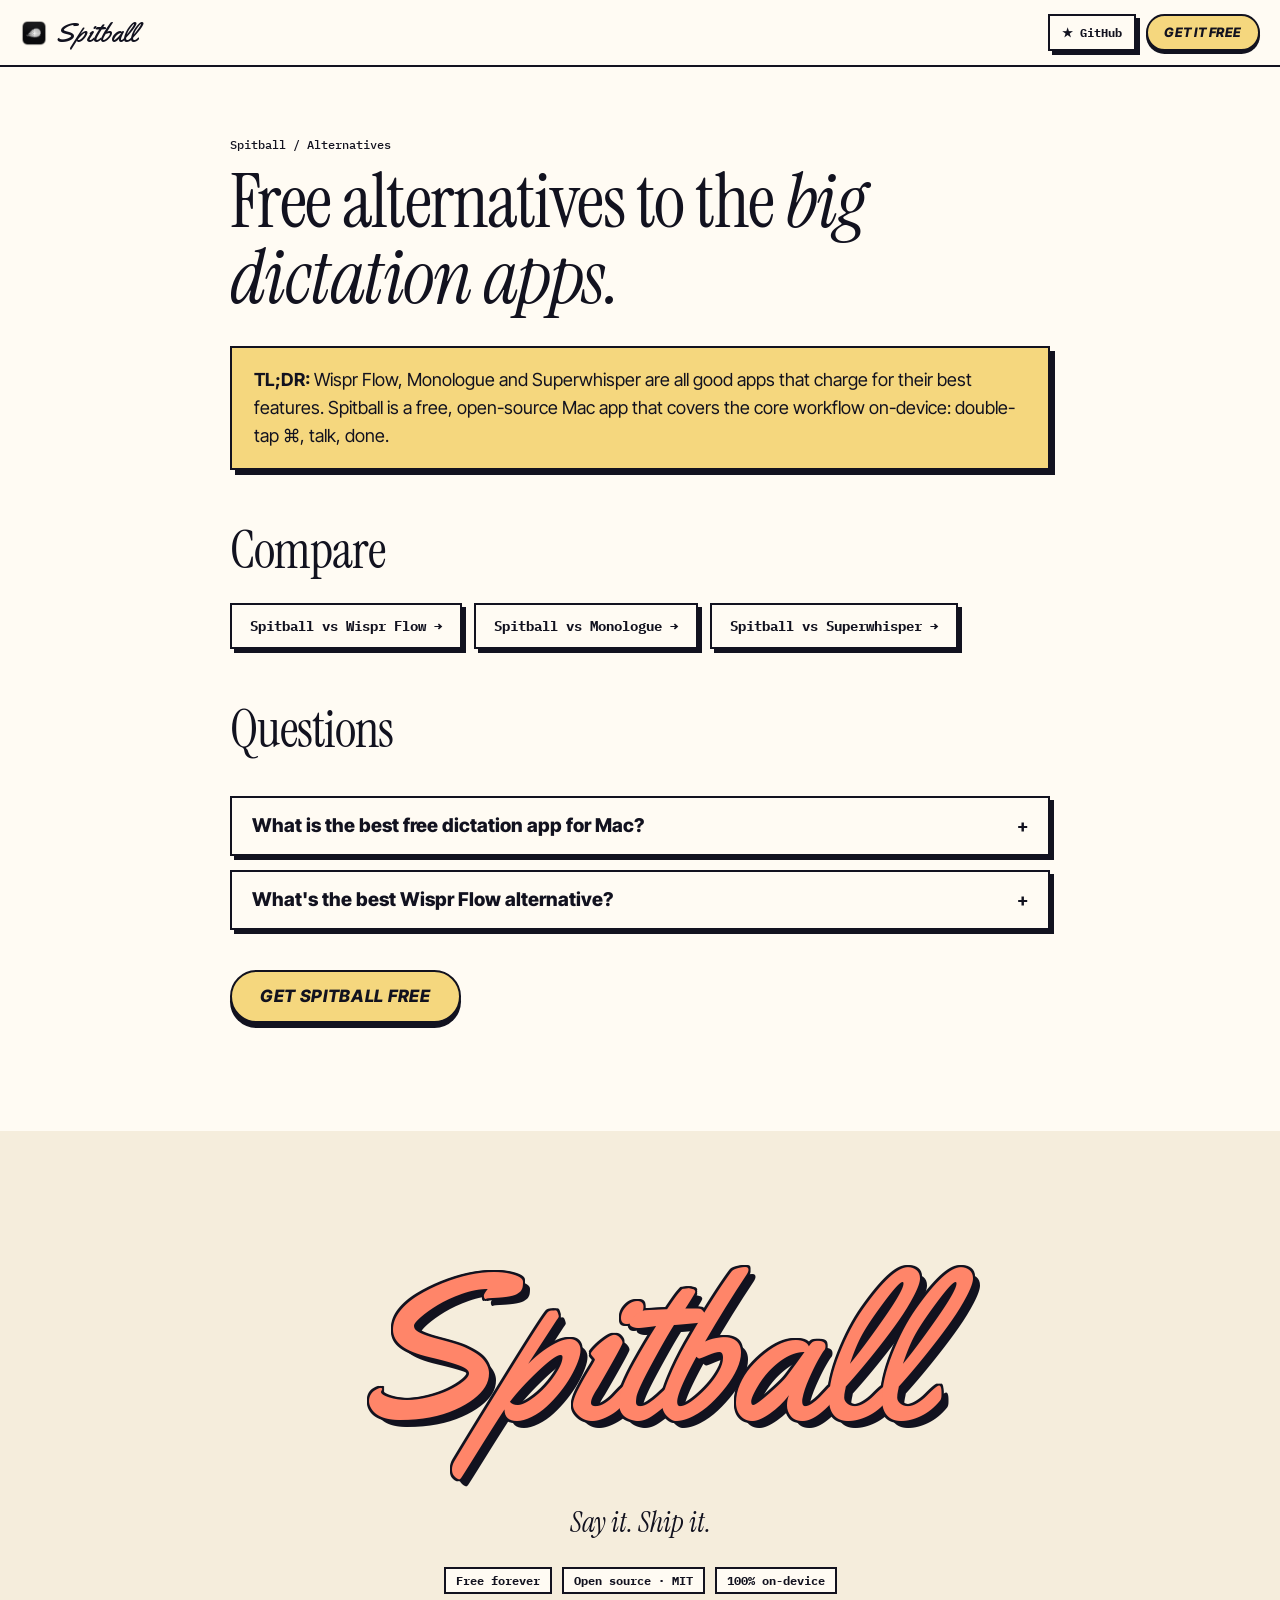
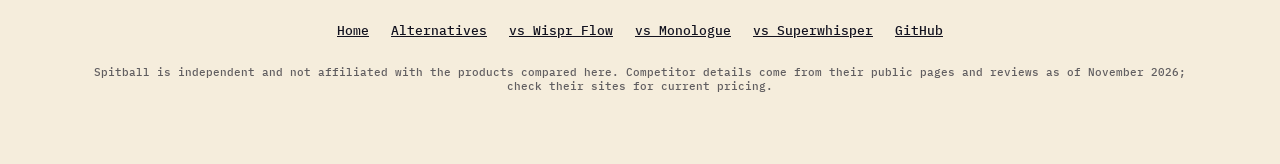
<file: docs/alternatives/index.html>
<!doctype html>
<html lang="en" data-theme="pacific">
<head>
<meta charset="utf-8">
<meta name="viewport" content="width=device-width, initial-scale=1">
<title>Best Free Alternatives to Wispr Flow, Monologue & Superwhisper (Mac)</title>
<meta name="description" content="Comparing Mac dictation apps? Spitball is a free, open-source, on-device alternative to Wispr Flow, Monologue and Superwhisper. See honest side-by-side comparisons.">
<link rel="canonical" href="https://itsnicksimpson.github.io/spitball/alternatives/">
<meta name="robots" content="index, follow, max-image-preview:large">
<meta property="og:type" content="article"><meta property="og:site_name" content="Spitball">
<meta property="og:title" content="Best Free Alternatives to Wispr Flow, Monologue & Superwhisper (Mac)"><meta property="og:description" content="Comparing Mac dictation apps? Spitball is a free, open-source, on-device alternative to Wispr Flow, Monologue and Superwhisper. See honest side-by-side comparisons.">
<meta property="og:url" content="https://itsnicksimpson.github.io/spitball/alternatives/"><meta property="og:image" content="https://itsnicksimpson.github.io/spitball/img/og.png">
<meta name="twitter:card" content="summary_large_image"><meta name="twitter:image" content="https://itsnicksimpson.github.io/spitball/img/og.png">
<link rel="icon" type="image/png" href="../favicon.png"><link rel="apple-touch-icon" href="../apple-touch-icon.png">
<link rel="preload" href="../assets/fonts/InstrumentSerif-Regular.woff2" as="font" type="font/woff2" crossorigin>
<link rel="preload" href="../assets/fonts/InstrumentSerif-Italic.woff2" as="font" type="font/woff2" crossorigin>
<link rel="stylesheet" href="../assets/site.css?v=34">
<script type="application/ld+json">{"@context": "https://schema.org", "@graph": [{"@type": "Article", "headline": "Best Free Alternatives to Wispr Flow, Monologue & Superwhisper (Mac)", "description": "Comparing Mac dictation apps? Spitball is a free, open-source, on-device alternative to Wispr Flow, Monologue and Superwhisper. See honest side-by-side comparisons.", "url": "https://itsnicksimpson.github.io/spitball/alternatives/", "dateModified": "2026-11-23", "author": {"@type": "Person", "name": "Nick Simpson", "url": "https://github.com/itsnicksimpson"}, "about": {"@id": "https://itsnicksimpson.github.io/spitball/#app"}}, {"@type": "BreadcrumbList", "itemListElement": [{"@type": "ListItem", "position": 1, "name": "Spitball", "item": "https://itsnicksimpson.github.io/spitball/"}, {"@type": "ListItem", "position": 2, "name": "Alternatives", "item": "https://itsnicksimpson.github.io/spitball/alternatives/"}]}, {"@type": "SoftwareApplication", "@id": "https://itsnicksimpson.github.io/spitball/#app", "name": "Spitball", "applicationCategory": "ProductivityApplication", "operatingSystem": "macOS 26 or later (Apple Silicon)", "offers": {"@type": "Offer", "price": "0", "priceCurrency": "USD"}, "url": "https://itsnicksimpson.github.io/spitball/", "license": "https://opensource.org/licenses/MIT"}, {"@type": "FAQPage", "mainEntity": [{"@type": "Question", "name": "What is the best free dictation app for Mac?", "acceptedAnswer": {"@type": "Answer", "text": "Spitball is a free, open-source dictation app for Mac that runs entirely on-device. Double-tap ⌘, talk, and text appears in any app in about 100 ms."}}, {"@type": "Question", "name": "What's the best Wispr Flow alternative?", "acceptedAnswer": {"@type": "Answer", "text": "For Mac users who want it free and private, Spitball. It matches Wispr Flow's core workflow, including Command Mode and per-app styles, without the cloud or the subscription."}}]}]}</script>
</head>
<body>
<a class="skip" href="#main">Skip to content</a>
<header class="topnav">
  <a class="home" href="../"><img src="../favicon.png" alt="" width="28" height="28"><span class="script">Spitball</span></a>
  <div class="right"><a class="btn" href="https://github.com/itsnicksimpson/spitball" rel="noopener" style="padding:8px 12px;font-size:12px">★ GitHub</a><a class="pill small" href="../#install">Get it free</a></div>
</header>
<main id="main"><article class="doc">
<nav class="crumbs" aria-label="Breadcrumb"><a href="../">Spitball</a> / Alternatives</nav>
<h1>Free alternatives to the <em>big dictation apps.</em></h1>
<div class="tldr"><p><b>TL;DR:</b> Wispr Flow, Monologue and Superwhisper are all good apps that charge for their best features. Spitball is a free, open-source Mac app that covers the core workflow on-device: double-tap ⌘, talk, done.</p></div>
<h2>Compare</h2><div class="alts"><a class="btn" href="wispr-flow/">Spitball vs Wispr Flow →</a><a class="btn" href="monologue/">Spitball vs Monologue →</a><a class="btn" href="superwhisper/">Spitball vs Superwhisper →</a></div>
<h2>Questions</h2>
<div class="faq"><details><summary>What is the best free dictation app for Mac?</summary><div><p>Spitball is a free, open-source dictation app for Mac that runs entirely on-device. Double-tap ⌘, talk, and text appears in any app in about 100 ms.</p></div></details><details><summary>What's the best Wispr Flow alternative?</summary><div><p>For Mac users who want it free and private, Spitball. It matches Wispr Flow's core workflow, including Command Mode and per-app styles, without the cloud or the subscription.</p></div></details></div>
<p style="margin-top:40px"><a class="pill" href="../#install">Get Spitball free</a></p>
</article></main>
<footer>
  <div class="wrap">
    <span class="huge script" aria-hidden="true">Spitball</span>
    <p class="serif" style="font-size:28px;margin:0"><em>Say it. Ship it.</em></p>
    <div class="badges"><span class="chip">Free forever</span><span class="chip">Open source · MIT</span><span class="chip">100% on-device</span></div>
    <nav aria-label="Footer"><a href="../">Home</a><a href="../alternatives/">Alternatives</a><a href="../alternatives/wispr-flow/">vs Wispr Flow</a><a href="../alternatives/monologue/">vs Monologue</a><a href="../alternatives/superwhisper/">vs Superwhisper</a><a href="https://github.com/itsnicksimpson/spitball">GitHub</a></nav>
    <p class="small">Spitball is independent and not affiliated with the products compared here. Competitor details come from their public pages and reviews as of November 2026; check their sites for current pricing.</p>
  </div>
</footer>
</body>
</html>
</file>
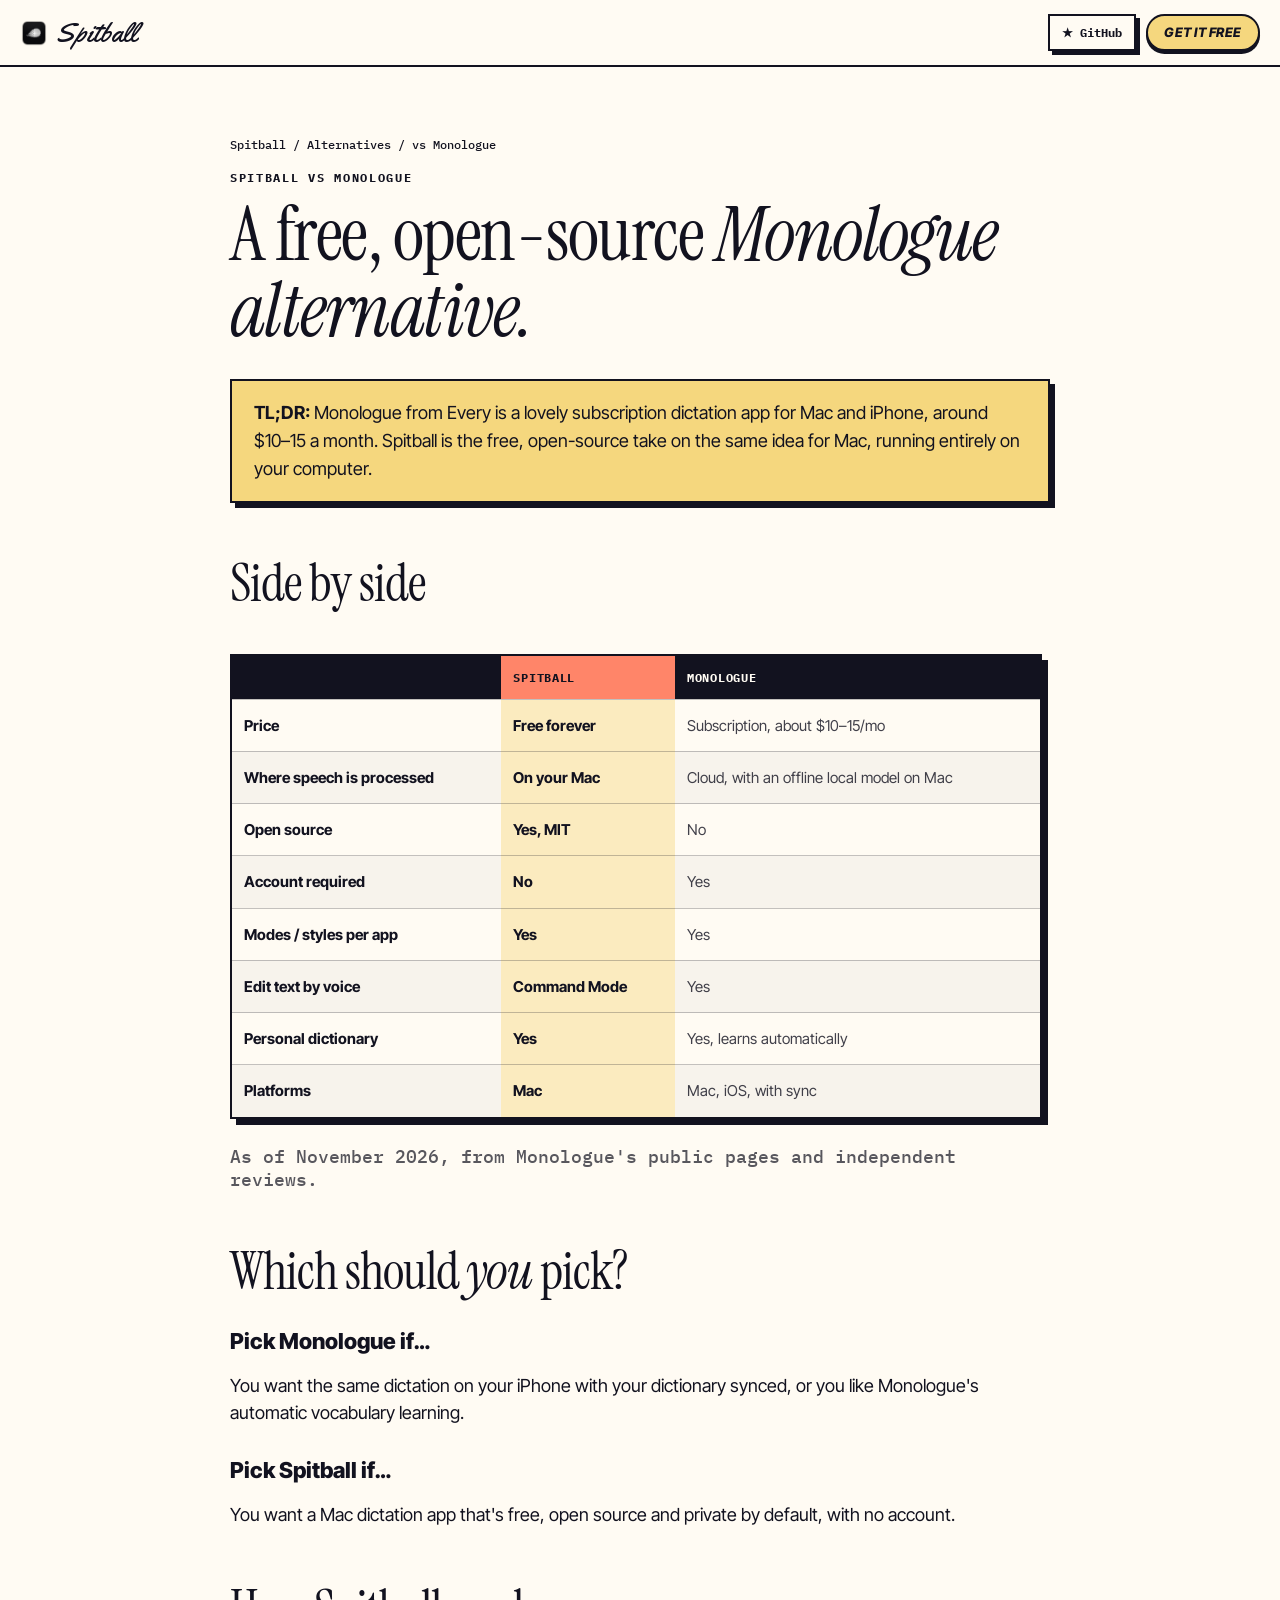
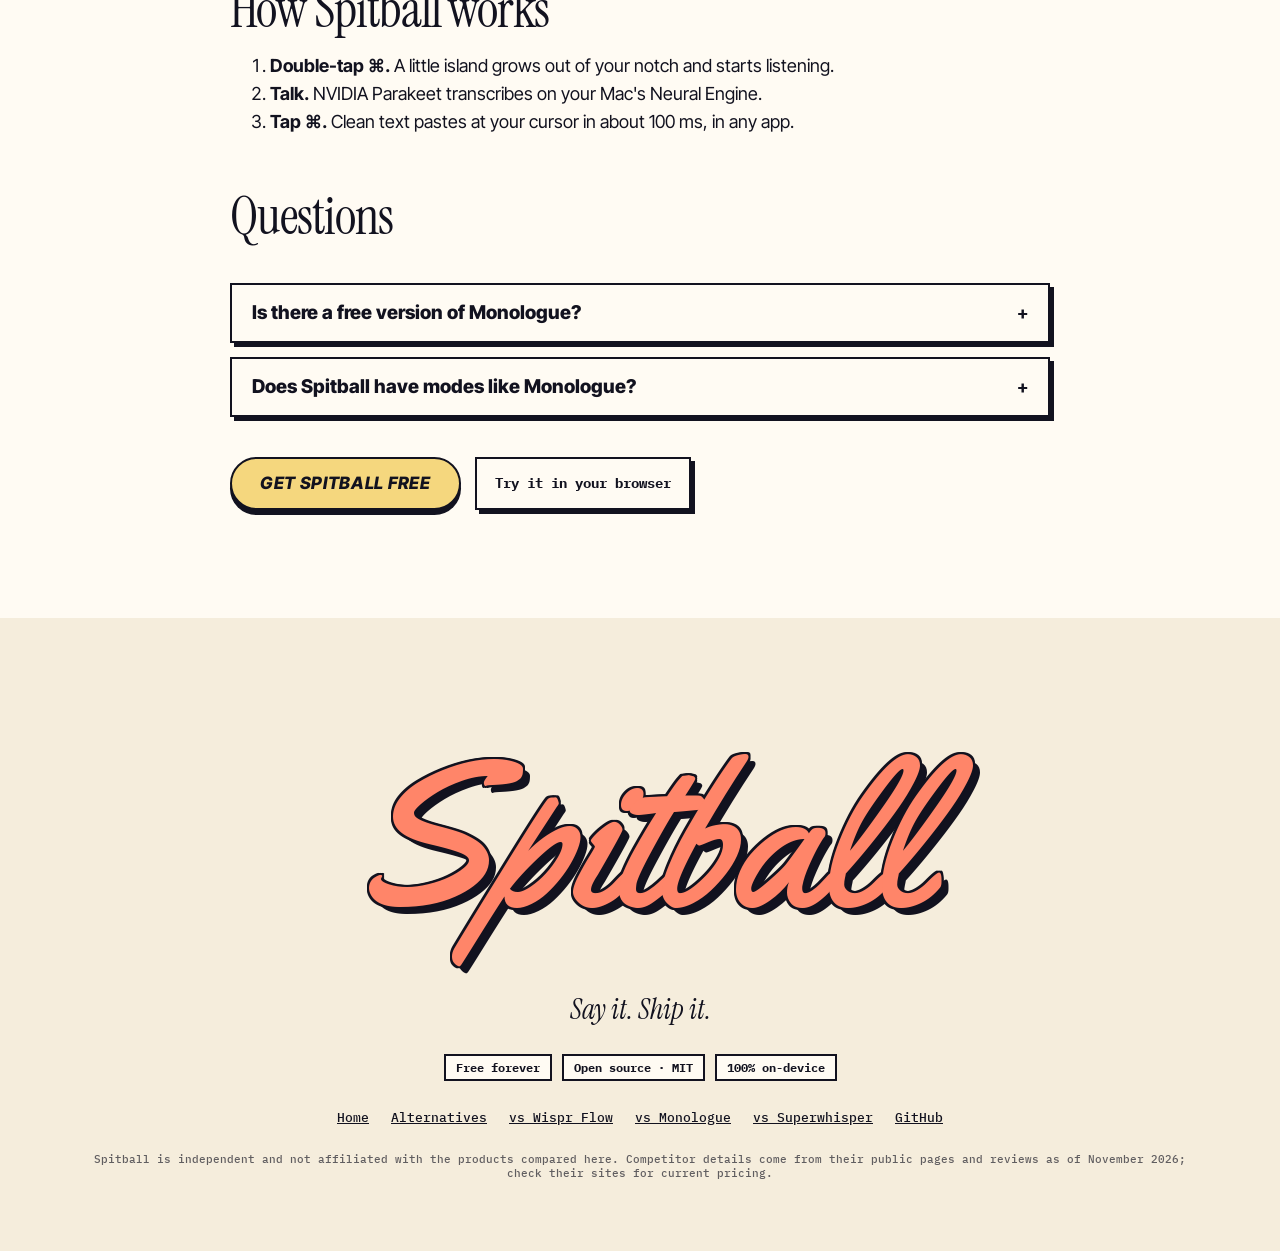
<file: docs/alternatives/monologue/index.html>
<!doctype html>
<html lang="en" data-theme="pacific">
<head>
<meta charset="utf-8">
<meta name="viewport" content="width=device-width, initial-scale=1">
<title>Free Monologue Alternative for Mac: Spitball (Open Source, On-Device)</title>
<meta name="description" content="Looking for a free alternative to Monologue? Spitball is open-source Mac dictation: double-tap ⌘, talk, done. On-device transcription, Command Mode, styles per app, no subscription.">
<link rel="canonical" href="https://itsnicksimpson.github.io/spitball/alternatives/monologue/">
<meta name="robots" content="index, follow, max-image-preview:large">
<meta property="og:type" content="article"><meta property="og:site_name" content="Spitball">
<meta property="og:title" content="Free Monologue Alternative for Mac: Spitball (Open Source, On-Device)"><meta property="og:description" content="Looking for a free alternative to Monologue? Spitball is open-source Mac dictation: double-tap ⌘, talk, done. On-device transcription, Command Mode, styles per app, no subscription.">
<meta property="og:url" content="https://itsnicksimpson.github.io/spitball/alternatives/monologue/"><meta property="og:image" content="https://itsnicksimpson.github.io/spitball/img/og.png">
<meta name="twitter:card" content="summary_large_image"><meta name="twitter:image" content="https://itsnicksimpson.github.io/spitball/img/og.png">
<link rel="icon" type="image/png" href="../../favicon.png"><link rel="apple-touch-icon" href="../../apple-touch-icon.png">
<link rel="preload" href="../../assets/fonts/InstrumentSerif-Regular.woff2" as="font" type="font/woff2" crossorigin>
<link rel="preload" href="../../assets/fonts/InstrumentSerif-Italic.woff2" as="font" type="font/woff2" crossorigin>
<link rel="stylesheet" href="../../assets/site.css?v=34">
<script type="application/ld+json">{"@context": "https://schema.org", "@graph": [{"@type": "Article", "headline": "Free Monologue Alternative for Mac: Spitball (Open Source, On-Device)", "description": "Looking for a free alternative to Monologue? Spitball is open-source Mac dictation: double-tap ⌘, talk, done. On-device transcription, Command Mode, styles per app, no subscription.", "url": "https://itsnicksimpson.github.io/spitball/alternatives/monologue/", "dateModified": "2026-11-23", "author": {"@type": "Person", "name": "Nick Simpson", "url": "https://github.com/itsnicksimpson"}, "about": {"@id": "https://itsnicksimpson.github.io/spitball/#app"}}, {"@type": "BreadcrumbList", "itemListElement": [{"@type": "ListItem", "position": 1, "name": "Spitball", "item": "https://itsnicksimpson.github.io/spitball/"}, {"@type": "ListItem", "position": 2, "name": "Alternatives", "item": "https://itsnicksimpson.github.io/spitball/alternatives/"}, {"@type": "ListItem", "position": 3, "name": "vs Monologue", "item": "https://itsnicksimpson.github.io/spitball/alternatives/monologue/"}]}, {"@type": "SoftwareApplication", "@id": "https://itsnicksimpson.github.io/spitball/#app", "name": "Spitball", "applicationCategory": "ProductivityApplication", "operatingSystem": "macOS 26 or later (Apple Silicon)", "offers": {"@type": "Offer", "price": "0", "priceCurrency": "USD"}, "url": "https://itsnicksimpson.github.io/spitball/", "license": "https://opensource.org/licenses/MIT"}, {"@type": "FAQPage", "mainEntity": [{"@type": "Question", "name": "Is there a free version of Monologue?", "acceptedAnswer": {"@type": "Answer", "text": "Monologue is subscription-based. Spitball is a free, open-source alternative for Mac with a similar double-tap-and-talk workflow."}}, {"@type": "Question", "name": "Does Spitball have modes like Monologue?", "acceptedAnswer": {"@type": "Answer", "text": "Yes. Spitball's Styles let you pick a tone per app: as spoken, polished, formal, casual or texting, rewritten on-device by Apple Intelligence."}}]}]}</script>
</head>
<body>
<a class="skip" href="#main">Skip to content</a>
<header class="topnav">
  <a class="home" href="../../"><img src="../../favicon.png" alt="" width="28" height="28"><span class="script">Spitball</span></a>
  <div class="right"><a class="btn" href="https://github.com/itsnicksimpson/spitball" rel="noopener" style="padding:8px 12px;font-size:12px">★ GitHub</a><a class="pill small" href="../../#install">Get it free</a></div>
</header>
<main id="main"><article class="doc">
<nav class="crumbs" aria-label="Breadcrumb"><a href="../../">Spitball</a> / <a href="../">Alternatives</a> / vs Monologue</nav>
<span class="label" style="display:block;margin-top:18px">Spitball vs Monologue</span>
<h1>A free, open-source <em>Monologue alternative.</em></h1>
<div class="tldr"><p><b>TL;DR:</b> Monologue from Every is a lovely subscription dictation app for Mac and iPhone, around $10–15 a month. Spitball is the free, open-source take on the same idea for Mac, running entirely on your computer.</p></div>
<h2>Side by side</h2>
<div class="table-wrap"><table class="compare"><caption class="sr">Spitball vs Monologue</caption><thead><tr><th scope="col"><span class="sr">Feature</span></th><th scope="col">Spitball</th><th scope="col">Monologue</th></tr></thead><tbody><tr><th scope="row">Price</th><td class="us">Free forever</td><td>Subscription, about $10–15/mo</td></tr><tr><th scope="row">Where speech is processed</th><td class="us">On your Mac</td><td>Cloud, with an offline local model on Mac</td></tr><tr><th scope="row">Open source</th><td class="us">Yes, MIT</td><td>No</td></tr><tr><th scope="row">Account required</th><td class="us">No</td><td>Yes</td></tr><tr><th scope="row">Modes / styles per app</th><td class="us">Yes</td><td>Yes</td></tr><tr><th scope="row">Edit text by voice</th><td class="us">Command Mode</td><td>Yes</td></tr><tr><th scope="row">Personal dictionary</th><td class="us">Yes</td><td>Yes, learns automatically</td></tr><tr><th scope="row">Platforms</th><td class="us">Mac</td><td>Mac, iOS, with sync</td></tr></tbody></table></div>
<p class="note">As of November 2026, from Monologue's public pages and independent reviews.</p>
<h2>Which should <em>you</em> pick?</h2>
<h3>Pick Monologue if…</h3><p>You want the same dictation on your iPhone with your dictionary synced, or you like Monologue's automatic vocabulary learning.</p>
<h3>Pick Spitball if…</h3><p>You want a Mac dictation app that's free, open source and private by default, with no account.</p>
<h2>How Spitball works</h2>
<ol><li><b>Double-tap ⌘.</b> A little island grows out of your notch and starts listening.</li><li><b>Talk.</b> NVIDIA Parakeet transcribes on your Mac's Neural Engine.</li><li><b>Tap ⌘.</b> Clean text pastes at your cursor in about 100 ms, in any app.</li></ol>
<h2>Questions</h2>
<div class="faq"><details><summary>Is there a free version of Monologue?</summary><div><p>Monologue is subscription-based. Spitball is a free, open-source alternative for Mac with a similar double-tap-and-talk workflow.</p></div></details><details><summary>Does Spitball have modes like Monologue?</summary><div><p>Yes. Spitball's Styles let you pick a tone per app: as spoken, polished, formal, casual or texting, rewritten on-device by Apple Intelligence.</p></div></details></div>
<p style="margin-top:40px;display:flex;gap:14px;flex-wrap:wrap"><a class="pill" href="../../#install">Get Spitball free</a><a class="btn" href="../../#top">Try it in your browser</a></p>
</article></main>
<footer>
  <div class="wrap">
    <span class="huge script" aria-hidden="true">Spitball</span>
    <p class="serif" style="font-size:28px;margin:0"><em>Say it. Ship it.</em></p>
    <div class="badges"><span class="chip">Free forever</span><span class="chip">Open source · MIT</span><span class="chip">100% on-device</span></div>
    <nav aria-label="Footer"><a href="../../">Home</a><a href="../../alternatives/">Alternatives</a><a href="../../alternatives/wispr-flow/">vs Wispr Flow</a><a href="../../alternatives/monologue/">vs Monologue</a><a href="../../alternatives/superwhisper/">vs Superwhisper</a><a href="https://github.com/itsnicksimpson/spitball">GitHub</a></nav>
    <p class="small">Spitball is independent and not affiliated with the products compared here. Competitor details come from their public pages and reviews as of November 2026; check their sites for current pricing.</p>
  </div>
</footer>
</body>
</html>
</file>
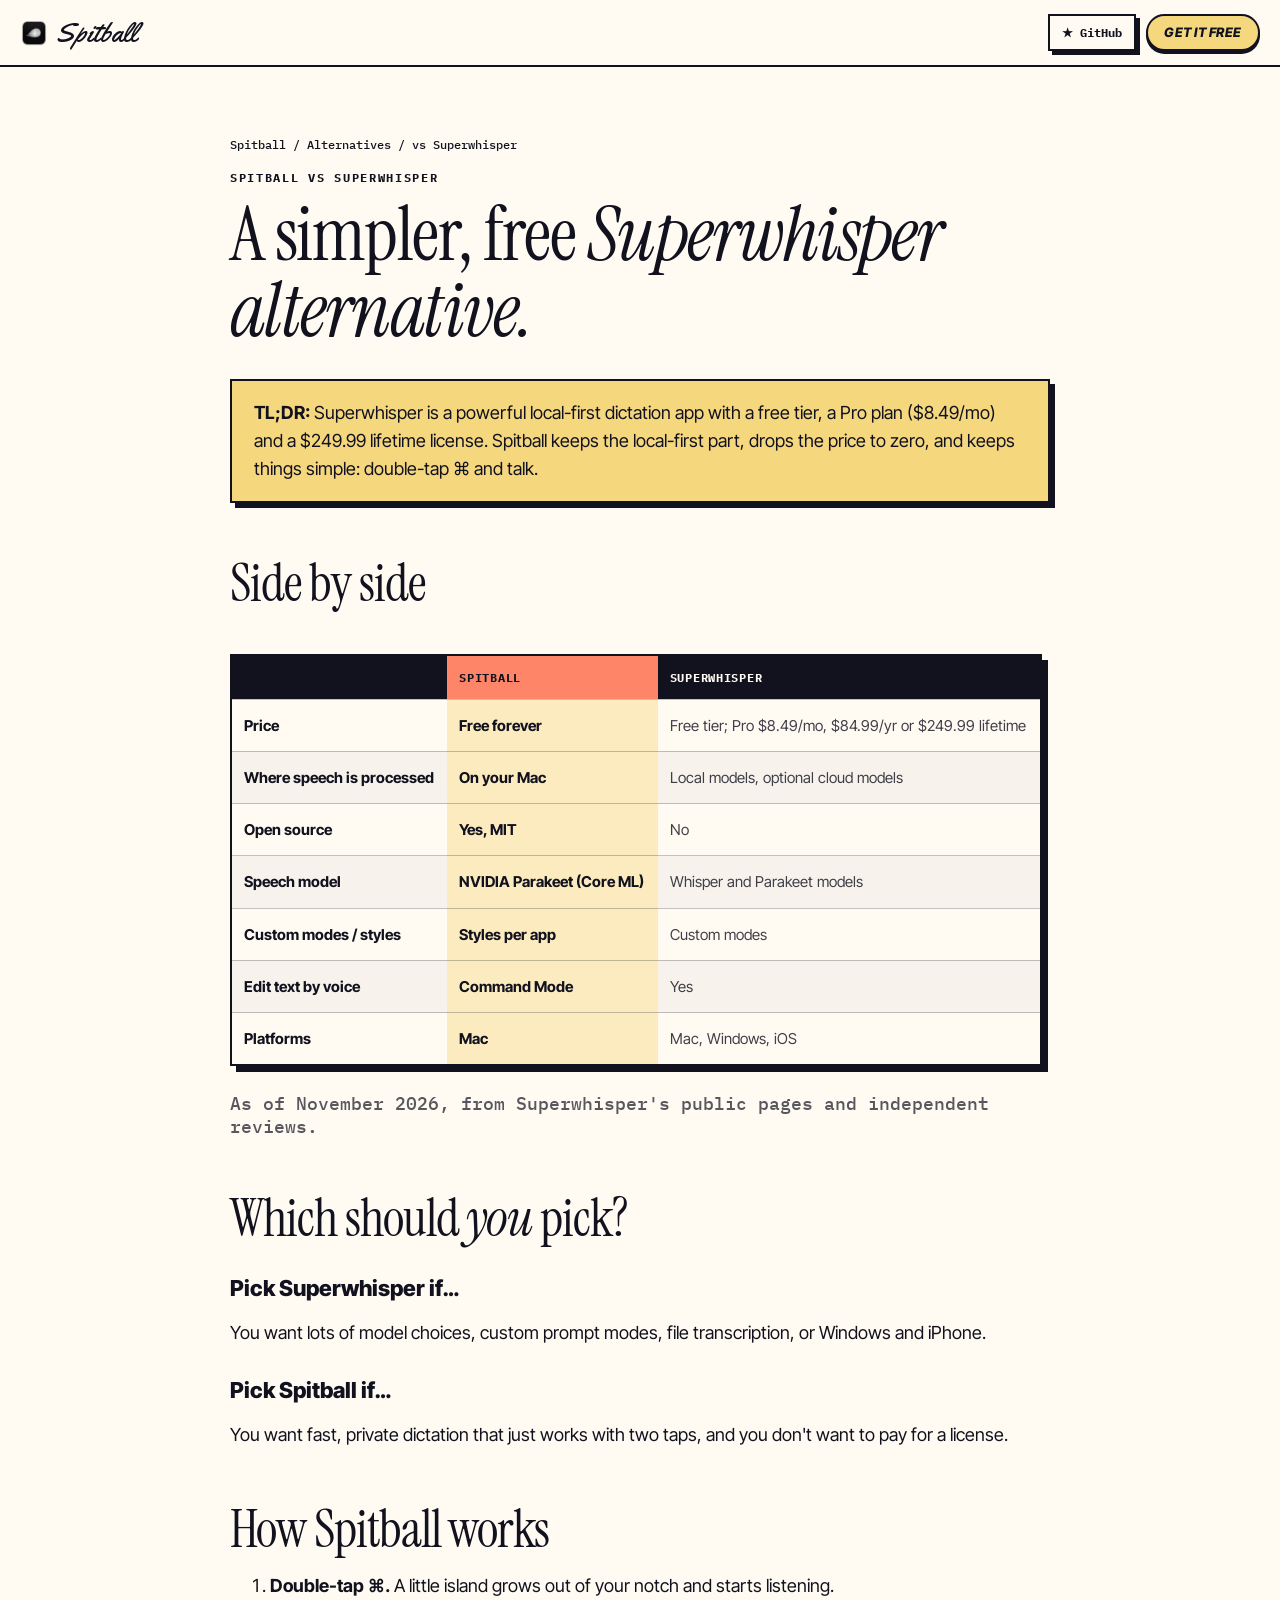
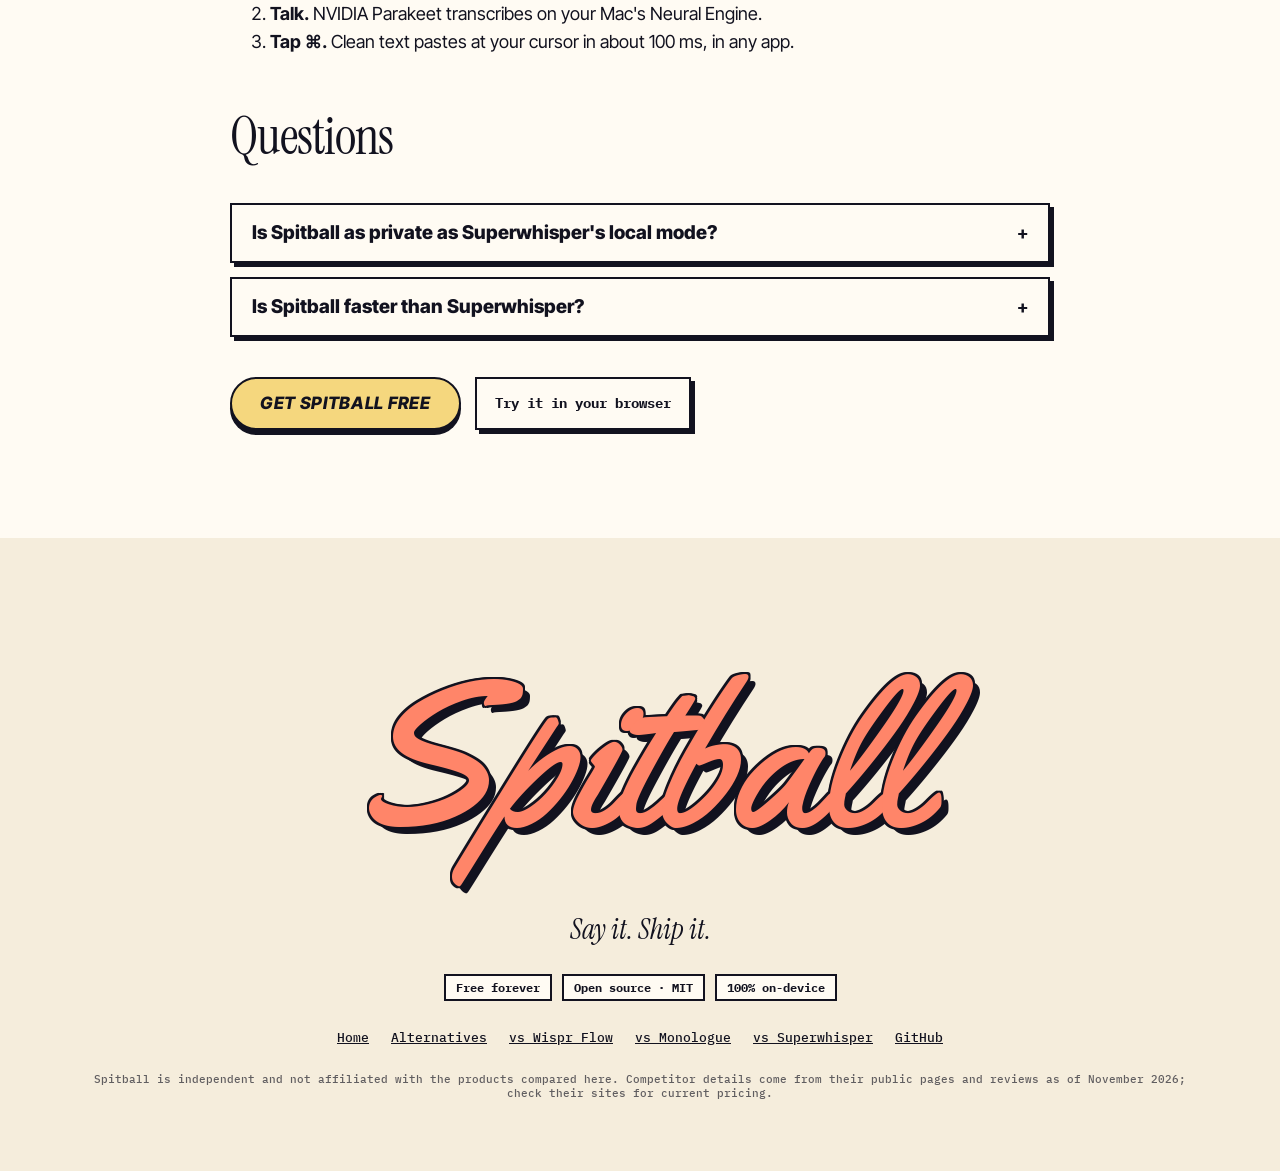
<file: docs/alternatives/superwhisper/index.html>
<!doctype html>
<html lang="en" data-theme="pacific">
<head>
<meta charset="utf-8">
<meta name="viewport" content="width=device-width, initial-scale=1">
<title>Free Superwhisper Alternative for Mac: Spitball (Open Source)</title>
<meta name="description" content="Spitball is a free, open-source alternative to Superwhisper for Mac: on-device Parakeet transcription in about 100 ms, Command Mode, per-app styles, no license fee.">
<link rel="canonical" href="https://itsnicksimpson.github.io/spitball/alternatives/superwhisper/">
<meta name="robots" content="index, follow, max-image-preview:large">
<meta property="og:type" content="article"><meta property="og:site_name" content="Spitball">
<meta property="og:title" content="Free Superwhisper Alternative for Mac: Spitball (Open Source)"><meta property="og:description" content="Spitball is a free, open-source alternative to Superwhisper for Mac: on-device Parakeet transcription in about 100 ms, Command Mode, per-app styles, no license fee.">
<meta property="og:url" content="https://itsnicksimpson.github.io/spitball/alternatives/superwhisper/"><meta property="og:image" content="https://itsnicksimpson.github.io/spitball/img/og.png">
<meta name="twitter:card" content="summary_large_image"><meta name="twitter:image" content="https://itsnicksimpson.github.io/spitball/img/og.png">
<link rel="icon" type="image/png" href="../../favicon.png"><link rel="apple-touch-icon" href="../../apple-touch-icon.png">
<link rel="preload" href="../../assets/fonts/InstrumentSerif-Regular.woff2" as="font" type="font/woff2" crossorigin>
<link rel="preload" href="../../assets/fonts/InstrumentSerif-Italic.woff2" as="font" type="font/woff2" crossorigin>
<link rel="stylesheet" href="../../assets/site.css?v=34">
<script type="application/ld+json">{"@context": "https://schema.org", "@graph": [{"@type": "Article", "headline": "Free Superwhisper Alternative for Mac: Spitball (Open Source)", "description": "Spitball is a free, open-source alternative to Superwhisper for Mac: on-device Parakeet transcription in about 100 ms, Command Mode, per-app styles, no license fee.", "url": "https://itsnicksimpson.github.io/spitball/alternatives/superwhisper/", "dateModified": "2026-11-23", "author": {"@type": "Person", "name": "Nick Simpson", "url": "https://github.com/itsnicksimpson"}, "about": {"@id": "https://itsnicksimpson.github.io/spitball/#app"}}, {"@type": "BreadcrumbList", "itemListElement": [{"@type": "ListItem", "position": 1, "name": "Spitball", "item": "https://itsnicksimpson.github.io/spitball/"}, {"@type": "ListItem", "position": 2, "name": "Alternatives", "item": "https://itsnicksimpson.github.io/spitball/alternatives/"}, {"@type": "ListItem", "position": 3, "name": "vs Superwhisper", "item": "https://itsnicksimpson.github.io/spitball/alternatives/superwhisper/"}]}, {"@type": "SoftwareApplication", "@id": "https://itsnicksimpson.github.io/spitball/#app", "name": "Spitball", "applicationCategory": "ProductivityApplication", "operatingSystem": "macOS 26 or later (Apple Silicon)", "offers": {"@type": "Offer", "price": "0", "priceCurrency": "USD"}, "url": "https://itsnicksimpson.github.io/spitball/", "license": "https://opensource.org/licenses/MIT"}, {"@type": "FAQPage", "mainEntity": [{"@type": "Question", "name": "Is Spitball as private as Superwhisper's local mode?", "acceptedAnswer": {"@type": "Answer", "text": "Yes. Spitball only uses on-device models: NVIDIA Parakeet for speech and Apple Intelligence's on-device model for rewriting. There's no cloud option at all."}}, {"@type": "Question", "name": "Is Spitball faster than Superwhisper?", "acceptedAnswer": {"@type": "Answer", "text": "Spitball uses Parakeet on the Neural Engine and typically returns a sentence in about 100 ms on Apple Silicon. Speed in Superwhisper depends on which model you pick."}}]}]}</script>
</head>
<body>
<a class="skip" href="#main">Skip to content</a>
<header class="topnav">
  <a class="home" href="../../"><img src="../../favicon.png" alt="" width="28" height="28"><span class="script">Spitball</span></a>
  <div class="right"><a class="btn" href="https://github.com/itsnicksimpson/spitball" rel="noopener" style="padding:8px 12px;font-size:12px">★ GitHub</a><a class="pill small" href="../../#install">Get it free</a></div>
</header>
<main id="main"><article class="doc">
<nav class="crumbs" aria-label="Breadcrumb"><a href="../../">Spitball</a> / <a href="../">Alternatives</a> / vs Superwhisper</nav>
<span class="label" style="display:block;margin-top:18px">Spitball vs Superwhisper</span>
<h1>A simpler, free <em>Superwhisper alternative.</em></h1>
<div class="tldr"><p><b>TL;DR:</b> Superwhisper is a powerful local-first dictation app with a free tier, a Pro plan ($8.49/mo) and a $249.99 lifetime license. Spitball keeps the local-first part, drops the price to zero, and keeps things simple: double-tap ⌘ and talk.</p></div>
<h2>Side by side</h2>
<div class="table-wrap"><table class="compare"><caption class="sr">Spitball vs Superwhisper</caption><thead><tr><th scope="col"><span class="sr">Feature</span></th><th scope="col">Spitball</th><th scope="col">Superwhisper</th></tr></thead><tbody><tr><th scope="row">Price</th><td class="us">Free forever</td><td>Free tier; Pro $8.49/mo, $84.99/yr or $249.99 lifetime</td></tr><tr><th scope="row">Where speech is processed</th><td class="us">On your Mac</td><td>Local models, optional cloud models</td></tr><tr><th scope="row">Open source</th><td class="us">Yes, MIT</td><td>No</td></tr><tr><th scope="row">Speech model</th><td class="us">NVIDIA Parakeet (Core ML)</td><td>Whisper and Parakeet models</td></tr><tr><th scope="row">Custom modes / styles</th><td class="us">Styles per app</td><td>Custom modes</td></tr><tr><th scope="row">Edit text by voice</th><td class="us">Command Mode</td><td>Yes</td></tr><tr><th scope="row">Platforms</th><td class="us">Mac</td><td>Mac, Windows, iOS</td></tr></tbody></table></div>
<p class="note">As of November 2026, from Superwhisper's public pages and independent reviews.</p>
<h2>Which should <em>you</em> pick?</h2>
<h3>Pick Superwhisper if…</h3><p>You want lots of model choices, custom prompt modes, file transcription, or Windows and iPhone.</p>
<h3>Pick Spitball if…</h3><p>You want fast, private dictation that just works with two taps, and you don't want to pay for a license.</p>
<h2>How Spitball works</h2>
<ol><li><b>Double-tap ⌘.</b> A little island grows out of your notch and starts listening.</li><li><b>Talk.</b> NVIDIA Parakeet transcribes on your Mac's Neural Engine.</li><li><b>Tap ⌘.</b> Clean text pastes at your cursor in about 100 ms, in any app.</li></ol>
<h2>Questions</h2>
<div class="faq"><details><summary>Is Spitball as private as Superwhisper's local mode?</summary><div><p>Yes. Spitball only uses on-device models: NVIDIA Parakeet for speech and Apple Intelligence's on-device model for rewriting. There's no cloud option at all.</p></div></details><details><summary>Is Spitball faster than Superwhisper?</summary><div><p>Spitball uses Parakeet on the Neural Engine and typically returns a sentence in about 100 ms on Apple Silicon. Speed in Superwhisper depends on which model you pick.</p></div></details></div>
<p style="margin-top:40px;display:flex;gap:14px;flex-wrap:wrap"><a class="pill" href="../../#install">Get Spitball free</a><a class="btn" href="../../#top">Try it in your browser</a></p>
</article></main>
<footer>
  <div class="wrap">
    <span class="huge script" aria-hidden="true">Spitball</span>
    <p class="serif" style="font-size:28px;margin:0"><em>Say it. Ship it.</em></p>
    <div class="badges"><span class="chip">Free forever</span><span class="chip">Open source · MIT</span><span class="chip">100% on-device</span></div>
    <nav aria-label="Footer"><a href="../../">Home</a><a href="../../alternatives/">Alternatives</a><a href="../../alternatives/wispr-flow/">vs Wispr Flow</a><a href="../../alternatives/monologue/">vs Monologue</a><a href="../../alternatives/superwhisper/">vs Superwhisper</a><a href="https://github.com/itsnicksimpson/spitball">GitHub</a></nav>
    <p class="small">Spitball is independent and not affiliated with the products compared here. Competitor details come from their public pages and reviews as of November 2026; check their sites for current pricing.</p>
  </div>
</footer>
</body>
</html>
</file>
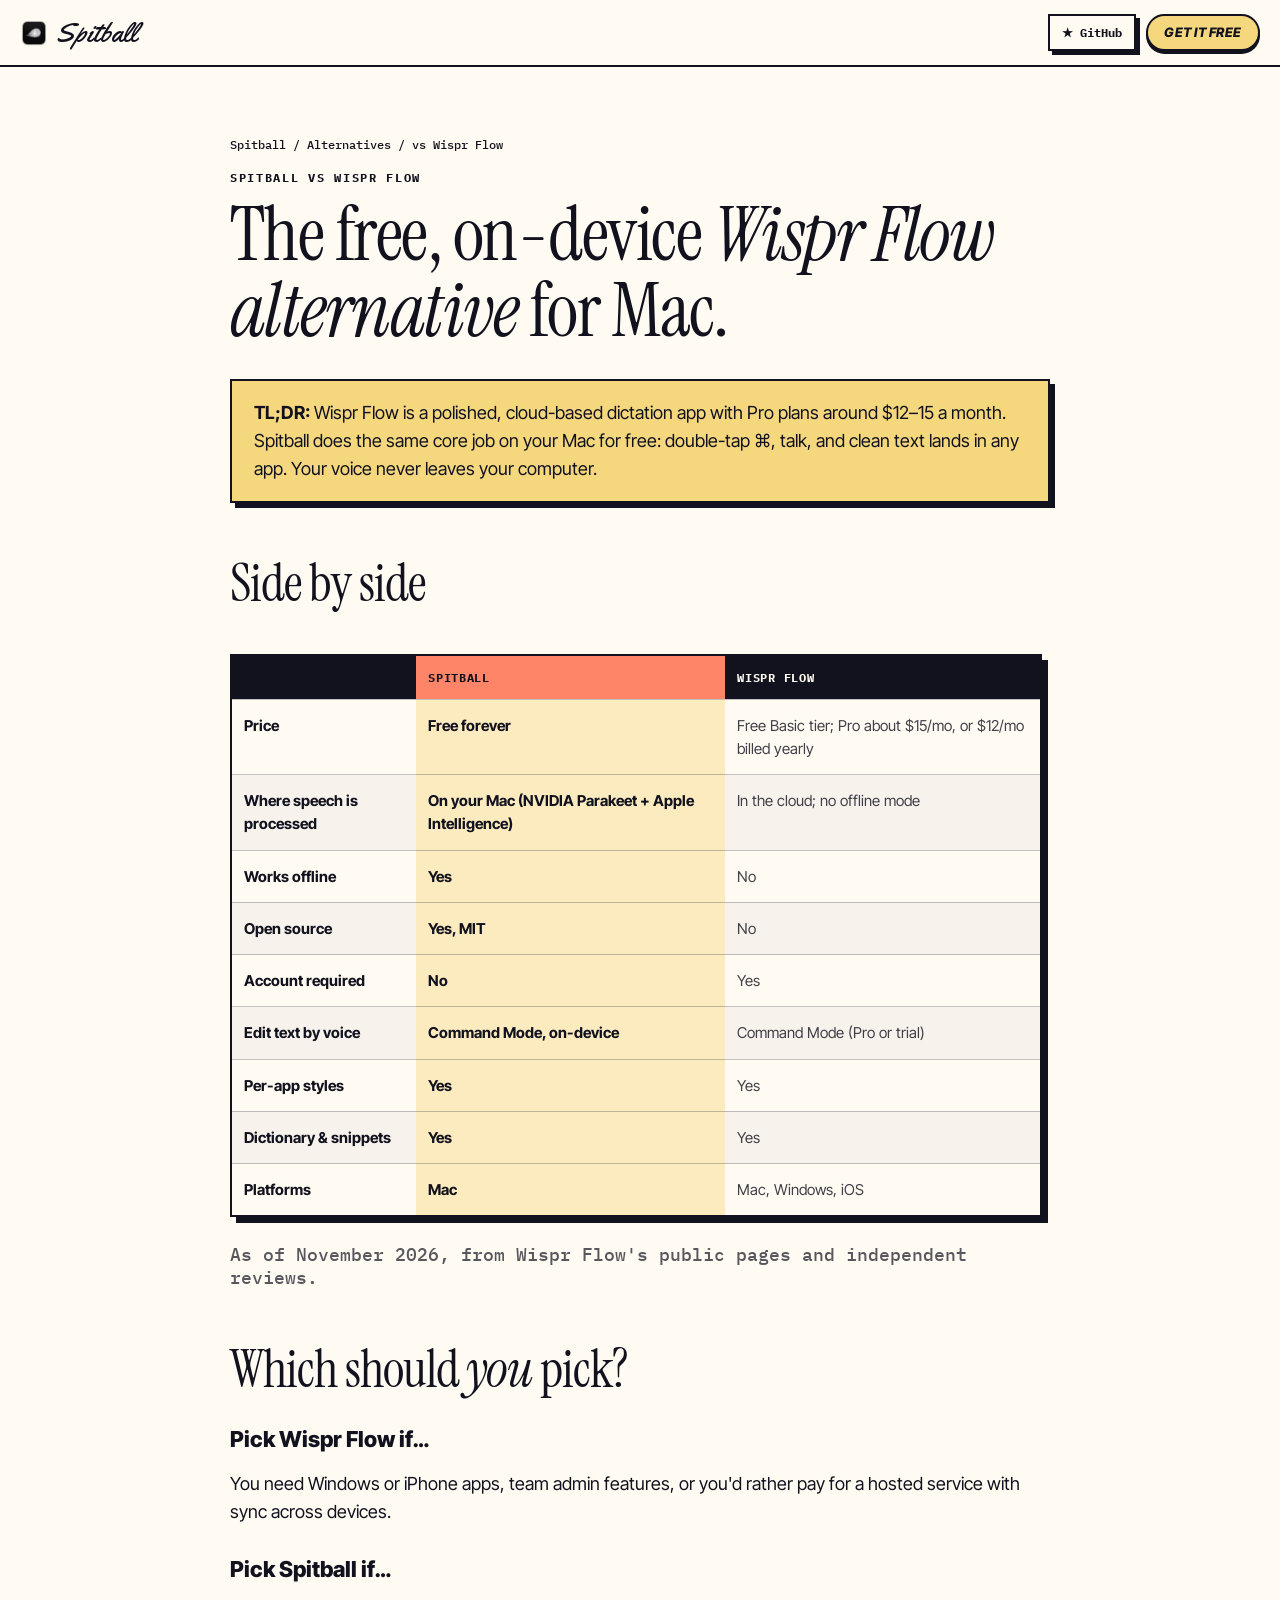
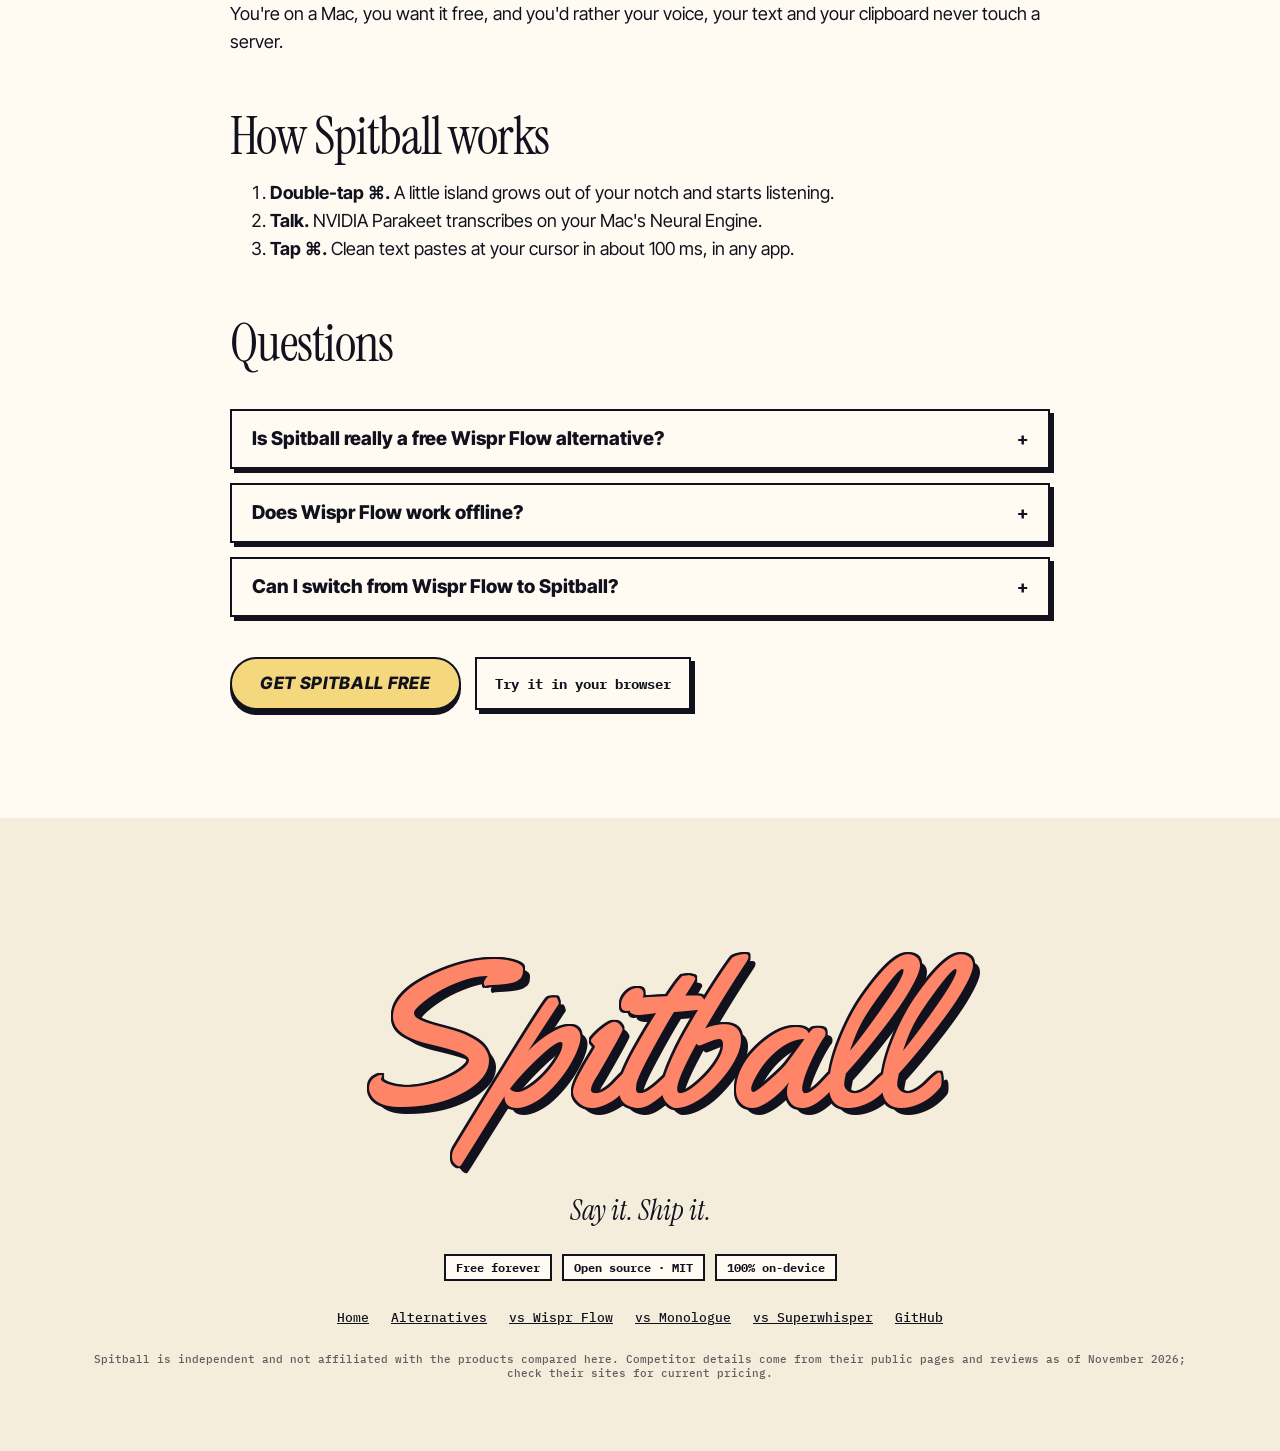
<file: docs/alternatives/wispr-flow/index.html>
<!doctype html>
<html lang="en" data-theme="pacific">
<head>
<meta charset="utf-8">
<meta name="viewport" content="width=device-width, initial-scale=1">
<title>Free Wispr Flow Alternative for Mac: Spitball (Open Source, On-Device)</title>
<meta name="description" content="Spitball is a free, open-source alternative to Wispr Flow for Mac. Same double-tap-and-talk workflow, Command Mode and per-app styles, but 100% on-device with no subscription.">
<link rel="canonical" href="https://itsnicksimpson.github.io/spitball/alternatives/wispr-flow/">
<meta name="robots" content="index, follow, max-image-preview:large">
<meta property="og:type" content="article"><meta property="og:site_name" content="Spitball">
<meta property="og:title" content="Free Wispr Flow Alternative for Mac: Spitball (Open Source, On-Device)"><meta property="og:description" content="Spitball is a free, open-source alternative to Wispr Flow for Mac. Same double-tap-and-talk workflow, Command Mode and per-app styles, but 100% on-device with no subscription.">
<meta property="og:url" content="https://itsnicksimpson.github.io/spitball/alternatives/wispr-flow/"><meta property="og:image" content="https://itsnicksimpson.github.io/spitball/img/og.png">
<meta name="twitter:card" content="summary_large_image"><meta name="twitter:image" content="https://itsnicksimpson.github.io/spitball/img/og.png">
<link rel="icon" type="image/png" href="../../favicon.png"><link rel="apple-touch-icon" href="../../apple-touch-icon.png">
<link rel="preload" href="../../assets/fonts/InstrumentSerif-Regular.woff2" as="font" type="font/woff2" crossorigin>
<link rel="preload" href="../../assets/fonts/InstrumentSerif-Italic.woff2" as="font" type="font/woff2" crossorigin>
<link rel="stylesheet" href="../../assets/site.css?v=34">
<script type="application/ld+json">{"@context": "https://schema.org", "@graph": [{"@type": "Article", "headline": "Free Wispr Flow Alternative for Mac: Spitball (Open Source, On-Device)", "description": "Spitball is a free, open-source alternative to Wispr Flow for Mac. Same double-tap-and-talk workflow, Command Mode and per-app styles, but 100% on-device with no subscription.", "url": "https://itsnicksimpson.github.io/spitball/alternatives/wispr-flow/", "dateModified": "2026-11-23", "author": {"@type": "Person", "name": "Nick Simpson", "url": "https://github.com/itsnicksimpson"}, "about": {"@id": "https://itsnicksimpson.github.io/spitball/#app"}}, {"@type": "BreadcrumbList", "itemListElement": [{"@type": "ListItem", "position": 1, "name": "Spitball", "item": "https://itsnicksimpson.github.io/spitball/"}, {"@type": "ListItem", "position": 2, "name": "Alternatives", "item": "https://itsnicksimpson.github.io/spitball/alternatives/"}, {"@type": "ListItem", "position": 3, "name": "vs Wispr Flow", "item": "https://itsnicksimpson.github.io/spitball/alternatives/wispr-flow/"}]}, {"@type": "SoftwareApplication", "@id": "https://itsnicksimpson.github.io/spitball/#app", "name": "Spitball", "applicationCategory": "ProductivityApplication", "operatingSystem": "macOS 26 or later (Apple Silicon)", "offers": {"@type": "Offer", "price": "0", "priceCurrency": "USD"}, "url": "https://itsnicksimpson.github.io/spitball/", "license": "https://opensource.org/licenses/MIT"}, {"@type": "FAQPage", "mainEntity": [{"@type": "Question", "name": "Is Spitball really a free Wispr Flow alternative?", "acceptedAnswer": {"@type": "Answer", "text": "Yes. Spitball is MIT-licensed open source with no account and no subscription. It covers Wispr Flow's core Mac workflow: talk anywhere, Command Mode, styles per app, a personal dictionary and snippets."}}, {"@type": "Question", "name": "Does Wispr Flow work offline?", "acceptedAnswer": {"@type": "Answer", "text": "According to Wispr's own enterprise page and independent reviews, Wispr Flow runs in the cloud and has no offline mode. Spitball runs fully offline once its speech model has downloaded."}}, {"@type": "Question", "name": "Can I switch from Wispr Flow to Spitball?", "acceptedAnswer": {"@type": "Answer", "text": "Yes. Install Spitball, double-tap ⌘ instead of holding Fn, and add your common names and terms under Words. Your old history stays in Wispr Flow."}}]}]}</script>
</head>
<body>
<a class="skip" href="#main">Skip to content</a>
<header class="topnav">
  <a class="home" href="../../"><img src="../../favicon.png" alt="" width="28" height="28"><span class="script">Spitball</span></a>
  <div class="right"><a class="btn" href="https://github.com/itsnicksimpson/spitball" rel="noopener" style="padding:8px 12px;font-size:12px">★ GitHub</a><a class="pill small" href="../../#install">Get it free</a></div>
</header>
<main id="main"><article class="doc">
<nav class="crumbs" aria-label="Breadcrumb"><a href="../../">Spitball</a> / <a href="../">Alternatives</a> / vs Wispr Flow</nav>
<span class="label" style="display:block;margin-top:18px">Spitball vs Wispr Flow</span>
<h1>The free, on-device <em>Wispr Flow alternative</em> for Mac.</h1>
<div class="tldr"><p><b>TL;DR:</b> Wispr Flow is a polished, cloud-based dictation app with Pro plans around $12–15 a month. Spitball does the same core job on your Mac for free: double-tap ⌘, talk, and clean text lands in any app. Your voice never leaves your computer.</p></div>
<h2>Side by side</h2>
<div class="table-wrap"><table class="compare"><caption class="sr">Spitball vs Wispr Flow</caption><thead><tr><th scope="col"><span class="sr">Feature</span></th><th scope="col">Spitball</th><th scope="col">Wispr Flow</th></tr></thead><tbody><tr><th scope="row">Price</th><td class="us">Free forever</td><td>Free Basic tier; Pro about $15/mo, or $12/mo billed yearly</td></tr><tr><th scope="row">Where speech is processed</th><td class="us">On your Mac (NVIDIA Parakeet + Apple Intelligence)</td><td>In the cloud; no offline mode</td></tr><tr><th scope="row">Works offline</th><td class="us">Yes</td><td>No</td></tr><tr><th scope="row">Open source</th><td class="us">Yes, MIT</td><td>No</td></tr><tr><th scope="row">Account required</th><td class="us">No</td><td>Yes</td></tr><tr><th scope="row">Edit text by voice</th><td class="us">Command Mode, on-device</td><td>Command Mode (Pro or trial)</td></tr><tr><th scope="row">Per-app styles</th><td class="us">Yes</td><td>Yes</td></tr><tr><th scope="row">Dictionary &amp; snippets</th><td class="us">Yes</td><td>Yes</td></tr><tr><th scope="row">Platforms</th><td class="us">Mac</td><td>Mac, Windows, iOS</td></tr></tbody></table></div>
<p class="note">As of November 2026, from Wispr Flow's public pages and independent reviews.</p>
<h2>Which should <em>you</em> pick?</h2>
<h3>Pick Wispr Flow if…</h3><p>You need Windows or iPhone apps, team admin features, or you'd rather pay for a hosted service with sync across devices.</p>
<h3>Pick Spitball if…</h3><p>You're on a Mac, you want it free, and you'd rather your voice, your text and your clipboard never touch a server.</p>
<h2>How Spitball works</h2>
<ol><li><b>Double-tap ⌘.</b> A little island grows out of your notch and starts listening.</li><li><b>Talk.</b> NVIDIA Parakeet transcribes on your Mac's Neural Engine.</li><li><b>Tap ⌘.</b> Clean text pastes at your cursor in about 100 ms, in any app.</li></ol>
<h2>Questions</h2>
<div class="faq"><details><summary>Is Spitball really a free Wispr Flow alternative?</summary><div><p>Yes. Spitball is MIT-licensed open source with no account and no subscription. It covers Wispr Flow's core Mac workflow: talk anywhere, Command Mode, styles per app, a personal dictionary and snippets.</p></div></details><details><summary>Does Wispr Flow work offline?</summary><div><p>According to Wispr's own enterprise page and independent reviews, Wispr Flow runs in the cloud and has no offline mode. Spitball runs fully offline once its speech model has downloaded.</p></div></details><details><summary>Can I switch from Wispr Flow to Spitball?</summary><div><p>Yes. Install Spitball, double-tap ⌘ instead of holding Fn, and add your common names and terms under Words. Your old history stays in Wispr Flow.</p></div></details></div>
<p style="margin-top:40px;display:flex;gap:14px;flex-wrap:wrap"><a class="pill" href="../../#install">Get Spitball free</a><a class="btn" href="../../#top">Try it in your browser</a></p>
</article></main>
<footer>
  <div class="wrap">
    <span class="huge script" aria-hidden="true">Spitball</span>
    <p class="serif" style="font-size:28px;margin:0"><em>Say it. Ship it.</em></p>
    <div class="badges"><span class="chip">Free forever</span><span class="chip">Open source · MIT</span><span class="chip">100% on-device</span></div>
    <nav aria-label="Footer"><a href="../../">Home</a><a href="../../alternatives/">Alternatives</a><a href="../../alternatives/wispr-flow/">vs Wispr Flow</a><a href="../../alternatives/monologue/">vs Monologue</a><a href="../../alternatives/superwhisper/">vs Superwhisper</a><a href="https://github.com/itsnicksimpson/spitball">GitHub</a></nav>
    <p class="small">Spitball is independent and not affiliated with the products compared here. Competitor details come from their public pages and reviews as of November 2026; check their sites for current pricing.</p>
  </div>
</footer>
</body>
</html>
</file>
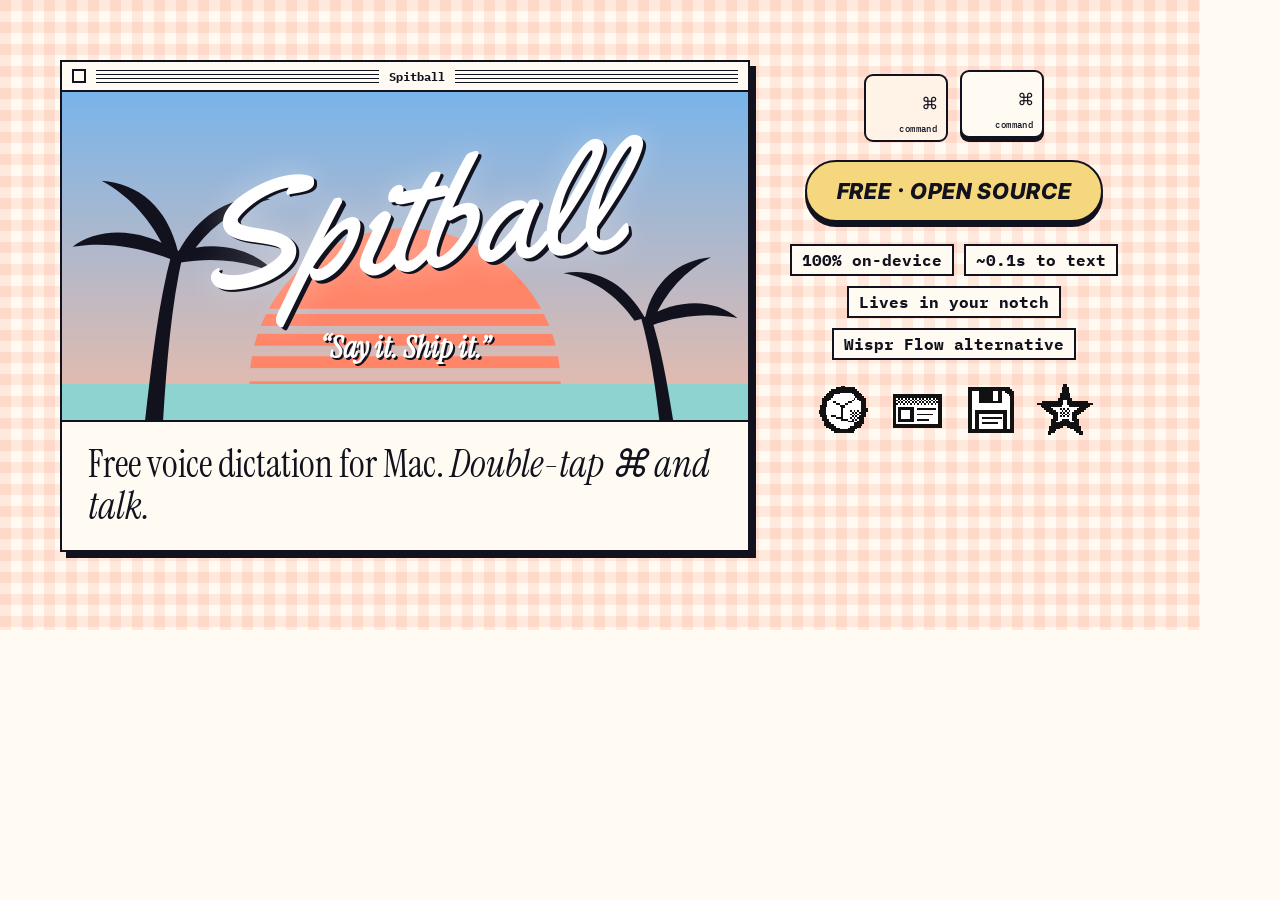
<file: scripts/og.html>
<!doctype html><html data-theme="pacific"><head><meta charset="utf-8">
<link rel="stylesheet" href="https://fonts.googleapis.com/css2?family=IBM+Plex+Mono:wght@500;700&family=Instrument+Serif:ital@0;1&family=Inter+Tight:ital,wght@0,800;1,800&family=Yellowtail&display=block">
<link rel="stylesheet" href="../docs/assets/site.css">
<style>
body{margin:0;width:1200px;height:630px;overflow:hidden}
.og{position:relative;width:1200px;height:630px;background:linear-gradient(90deg,color-mix(in srgb,var(--accent) 16%,transparent) 50%,transparent 50%) 0 0/22px 22px,linear-gradient(color-mix(in srgb,var(--accent) 16%,transparent) 50%,transparent 50%) 0 0/22px 22px,var(--paper)}
.og .win{position:absolute;left:60px;top:60px;width:690px}
.og .scene{height:330px}.og .scene .logo{font-size:150px;top:52px}.og .scene .tm{top:236px;font-size:30px}
.og .sub{padding:22px 26px;font:400 38px/1.1 "Instrument Serif",serif}
.og .sub em{font-style:italic}
.og .side{position:absolute;right:56px;top:70px;width:380px;display:flex;flex-direction:column;gap:22px;align-items:center}
.og .pill{font-size:22px;padding:18px 30px}
.og .chips{display:flex;flex-wrap:wrap;gap:10px;justify-content:center}
.og .chip{font-size:16px}
.og .icons{display:flex;gap:18px}.og .icons img{width:56px;height:56px;image-rendering:pixelated}
.og .kbds{display:flex;gap:12px}.og .kbd{min-width:84px;height:68px;font-size:24px}
</style></head><body><div class="og">
<div class="win"><div class="bar"><span class="box"></span><span class="stripes"></span><span class="t">Spitball</span><span class="stripes"></span></div>
<div class="scene halftone"><svg class="art" viewBox="0 0 520 330" preserveAspectRatio="xMidYMid slice"><defs><linearGradient id="sky" x1="0" y1="0" x2="0" y2="1"><stop offset="0" style="stop-color:var(--top)"/><stop offset="1" style="stop-color:var(--bottom)"/></linearGradient><mask id="m"><rect width="520" height="330" fill="#fff"/><g fill="#000"><rect y="205" width="520" height="4"/><rect y="218" width="520" height="6"/><rect y="233" width="520" height="8"/><rect y="250" width="520" height="10"/></g></mask></defs><rect width="520" height="330" fill="url(#sky)"/><circle cx="260" cy="262" r="118" style="fill:var(--accent)" mask="url(#m)"/><rect y="262" width="520" height="68" style="fill:var(--sea)"/><g style="fill:var(--ink)"><path d="M58 330 C 66 270 70 210 84 160 l 8 2 C 80 214 78 272 74 330 Z"/><path d="M88 162 c -30 -20 -62 -18 -80 -4 c 26 -4 50 0 76 10 Z M88 162 c -8 -34 -30 -52 -58 -54 c 22 12 38 30 50 56 Z M88 162 c 18 -32 44 -44 70 -40 c -26 6 -46 20 -62 44 Z M88 162 c 30 -10 58 -2 74 16 c -24 -10 -48 -12 -72 -8 Z"/><path d="M470 330 C 462 286 458 246 446 210 l -7 2 c 10 36 14 78 18 118 Z"/><path d="M442 212 c 26 -16 54 -14 70 0 c -22 -4 -44 -2 -66 6 Z M442 212 c 6 -28 26 -44 50 -46 c -20 10 -34 26 -44 48 Z M442 212 c -16 -28 -38 -38 -62 -34 c 22 4 40 16 54 36 Z"/></g></svg>
<div class="logo script">Spitball</div><div class="tm">“Say it. Ship it.”</div></div>
<div class="sub">Free voice dictation for Mac. <em>Double-tap ⌘ and talk.</em></div></div>
<div class="side">
<div class="kbds"><span class="kbd down">⌘<small>command</small></span><span class="kbd">⌘<small>command</small></span></div>
<span class="pill">Free · Open source</span>
<div class="chips"><span class="chip">100% on-device</span><span class="chip">~0.1s to text</span><span class="chip">Lives in your notch</span><span class="chip">Wispr Flow alternative</span></div>
<div class="icons"><img src="../docs/img/icons/spitball.svg"><img src="../docs/img/icons/idcard.svg"><img src="../docs/img/icons/floppy.svg"><img src="../docs/img/icons/star.svg"></div>
</div></div></body></html>
</file>
<file: docs/assets/site.css>
/* Spitball · a 1997 Mac on summer vacation. */
:root, [data-theme="pacific"] { --top:#66b3f5; --bottom:#ffbd9e; --ink:#12121f; --paper:#fffbf3; --accent:#ff8569; --soft:#fff2e6; --check:#f6d9d9; }
[data-theme="grape"]  { --top:#6b2edb; --bottom:#ff8fd1; --ink:#33096b; --paper:#fff2fb; --accent:#ff73bf; --soft:#fbe4f6; --check:#ead7f7; }
[data-theme="lagoon"] { --top:#0d5c6e; --bottom:#ffc794; --ink:#05333d; --paper:#fdf8ee; --accent:#ffa866; --soft:#f6ecdc; --check:#d6ece9; }
[data-theme="mint"]   { --top:#126b4d; --bottom:#9ff5bd; --ink:#08382a; --paper:#f5fff8; --accent:#59db8f; --soft:#e3f7ea; --check:#d9f2e1; }
:root { --butter:#f5d77e; --sand:#f5eddc; --sea:#8fd3d1; }

/* Self-hosted fonts (no third-party requests). Latin subsets, WOFF2. */
@font-face { font-family:"Inter Tight"; src:url(fonts/InterTight-VF.woff2) format("woff2"); font-weight:100 900; font-style:normal; font-display:swap; }
@font-face { font-family:"Inter Tight"; src:url(fonts/InterTight-Italic-VF.woff2) format("woff2"); font-weight:100 900; font-style:italic; font-display:swap; }
@font-face { font-family:"Instrument Serif"; src:url(fonts/InstrumentSerif-Regular.woff2) format("woff2"); font-style:normal; font-display:block; }
@font-face { font-family:"Instrument Serif"; src:url(fonts/InstrumentSerif-Italic.woff2) format("woff2"); font-style:italic; font-display:block; }
@font-face { font-family:"IBM Plex Mono"; src:url(fonts/IBMPlexMono-Medium.woff2) format("woff2"); font-weight:500; font-display:swap; }
@font-face { font-family:"IBM Plex Mono"; src:url(fonts/IBMPlexMono-Bold.woff2) format("woff2"); font-weight:700; font-display:swap; }
@font-face { font-family:"Yellowtail"; src:url(fonts/Yellowtail-Regular.woff2) format("woff2"); font-display:swap; }
/* Metric-matched fallbacks so text doesn't jump when the web fonts arrive (CLS). */
@font-face { font-family:"Serif Fallback"; src:local("Georgia"); size-adjust:84%; ascent-override:92%; descent-override:24%; }
@font-face { font-family:"Sans Fallback"; src:local("Helvetica Neue"), local("Arial"); size-adjust:94%; }
*, *::before, *::after { box-sizing: border-box; }
html { scroll-behavior: smooth; -webkit-text-size-adjust: 100%; }
body { margin:0; background:var(--paper); color:var(--ink); font:16px/1.55 "Inter Tight", "Sans Fallback", system-ui, sans-serif; -webkit-font-smoothing:antialiased; overflow-x:hidden; transition: background .4s, color .4s; }
img, svg { display:block; max-width:100%; }
a { color:inherit; }
button { font:inherit; color:inherit; }
.mono { font-family:"IBM Plex Mono", ui-monospace, monospace; }
.script { font-family:"Yellowtail", cursive; font-weight:400; }
.serif { font-family:"Instrument Serif", "Serif Fallback", serif; font-weight:400; }
.wrap { max-width:1140px; margin:0 auto; padding:0 20px; }
.sr { position:absolute; width:1px; height:1px; overflow:hidden; clip:rect(0 0 0 0); white-space:nowrap; }
:focus-visible { outline:3px solid var(--accent); outline-offset:3px; }
.skip { position:absolute; left:12px; top:-60px; z-index:100; background:var(--ink); color:var(--paper); padding:10px 14px; }
.skip:focus { top:12px; }

/* ---------- retro primitives ---------- */
.stripes { flex:1; height:13px; background:repeating-linear-gradient(to bottom, var(--ink) 0 1.5px, transparent 1.5px 4px); }
.win { background:var(--paper); border:2px solid var(--ink); box-shadow:6px 6px 0 var(--ink); }
.bar { display:flex; align-items:center; gap:10px; height:30px; padding:0 10px; border-bottom:2px solid var(--ink); user-select:none; }
.bar .box { width:14px; height:14px; border:2px solid var(--ink); flex:none; background:var(--paper); padding:0; cursor:pointer; }
.bar .t { font:700 12px "IBM Plex Mono", monospace; white-space:nowrap; }
.halftone { background:
  radial-gradient(circle, color-mix(in srgb, var(--ink) 12%, transparent) 36%, transparent 40%) 0 0/9px 9px,
  linear-gradient(var(--top), var(--bottom)); }
.label { font:700 12px "IBM Plex Mono", monospace; letter-spacing:.14em; text-transform:uppercase; }
.btn { display:inline-flex; align-items:center; justify-content:center; gap:10px; text-decoration:none; cursor:pointer;
  font:700 14px "IBM Plex Mono", monospace; padding:12px 18px; border:2px solid var(--ink); background:var(--paper); color:var(--ink);
  box-shadow:4px 4px 0 var(--ink); transition:transform .08s, box-shadow .08s; }
.btn:hover { transform:translate(-1px,-1px); box-shadow:5px 5px 0 var(--ink); }
.btn:active { transform:translate(4px,4px); box-shadow:0 0 0 var(--ink); }
.btn.ink { background:var(--ink); color:var(--paper); }
/* Vacation-style pill */
.pill { display:inline-flex; align-items:center; justify-content:center; gap:10px; text-decoration:none; cursor:pointer;
  font:italic 800 17px/1 "Inter Tight", "Sans Fallback", sans-serif; letter-spacing:.04em; text-transform:uppercase;
  background:var(--butter); color:var(--ink); border:2px solid var(--ink); border-radius:999px; padding:16px 28px;
  box-shadow:0 5px 0 var(--ink); transition:transform .1s, box-shadow .1s; }
.pill:hover { transform:translateY(-2px); box-shadow:0 7px 0 var(--ink); }
.pill:active { transform:translateY(5px); box-shadow:0 0 0 var(--ink); }
.pill.small { font-size:13px; padding:10px 16px; box-shadow:0 3px 0 var(--ink); }
.kbd { display:inline-grid; place-items:end; min-width:62px; height:50px; padding:6px 9px; border:2px solid var(--ink); background:var(--paper);
  box-shadow:0 4px 0 var(--ink); border-radius:9px; font:500 18px "IBM Plex Mono", monospace; transition:transform .1s, box-shadow .1s, background .1s; }
.kbd small { font-size:9px; letter-spacing:.04em; }
.kbd.down { transform:translateY(4px); box-shadow:0 0 0 var(--ink); background:var(--soft); }
.chip { display:inline-block; background:var(--paper); border:2px solid var(--ink); padding:4px 10px; font:700 12px "IBM Plex Mono", monospace; }

/* ---------- announcement marquee ---------- */
.marquee { background:var(--butter); border-bottom:2px solid var(--ink); overflow:hidden; white-space:nowrap; }
.marquee .track { display:inline-flex; animation:slide 40s linear infinite; }
.marquee span { font:italic 800 14px "Inter Tight", "Sans Fallback", sans-serif; letter-spacing:.06em; text-transform:uppercase; padding:8px 18px; }
@keyframes slide { to { transform:translateX(-50%); } }

/* ---------- desktop (Poolsuite) ---------- */
.desktop { position:relative; min-height:860px; border-bottom:2px solid var(--ink); overflow:hidden;
  background:
    linear-gradient(90deg, color-mix(in srgb, var(--accent) 16%, transparent) 50%, transparent 50%) 0 0/18px 18px,
    linear-gradient(color-mix(in srgb, var(--accent) 16%, transparent) 50%, transparent 50%) 0 0/18px 18px,
    var(--paper); }
.menubar { position:relative; z-index:5; display:flex; align-items:center; gap:10px; padding:12px 16px; flex-wrap:wrap; }
.menubar .tag { display:inline-flex; align-items:center; gap:8px; background:var(--paper); border:2px solid var(--ink); padding:6px 12px; font:700 12px "IBM Plex Mono", monospace; text-decoration:none; box-shadow:3px 3px 0 var(--ink); cursor:pointer; }
.menubar .tag img { width:20px; height:20px; }
.menubar .date { margin-left:auto; }
.swatches { display:flex; gap:6px; }
.swatch { width:22px; height:22px; border:2px solid var(--ink); cursor:pointer; padding:0; }
.swatch[aria-pressed="true"] { outline:2px solid var(--ink); outline-offset:2px; }
.swatch[data-t="pacific"] { background:linear-gradient(#66b3f5,#ffbd9e); }
.swatch[data-t="grape"]   { background:linear-gradient(#6b2edb,#ff8fd1); }
.swatch[data-t="lagoon"]  { background:linear-gradient(#0d5c6e,#ffc794); }
.swatch[data-t="mint"]    { background:linear-gradient(#126b4d,#9ff5bd); }

.desk { position:relative; height:700px; max-width:1240px; margin:0 auto; }
.desk .win { position:absolute; }
.desk .win .bar { cursor:grab; }
.desk .win.dragging .bar { cursor:grabbing; }
#w-hello { left:2%; top:20px; width:520px; z-index:2; }
#w-app { right:2%; top:70px; width:560px; z-index:3; }
#w-card { left:50%; top:60px; width:420px; translate:-50% 0; z-index:9; display:none; }
#w-card.open { display:block; }

/* hello window: Vacation-style sunset scene */
.scene { position:relative; height:330px; overflow:hidden; border-bottom:2px solid var(--ink); }
.scene svg.art { position:absolute; inset:0; width:100%; height:100%; }
.scene .logo { position:absolute; left:0; right:0; top:68px; text-align:center; font-size:112px; line-height:1; color:#fff;
  text-shadow:3px 3px 0 var(--ink), 0 0 30px rgba(255,255,255,.35); transform:rotate(-6deg); }
.scene .tm { position:absolute; left:50%; top:206px; translate:-50% 0; font:italic 600 24px "Instrument Serif", "Serif Fallback", serif; color:#fff; text-shadow:2px 2px 0 var(--ink); white-space:nowrap; }
.hello-body { padding:22px 24px 24px; }
.hello-body h1 { margin:0; font:400 38px/1.05 "Instrument Serif", "Serif Fallback", serif; letter-spacing:-.01em; }
.hello-body h1 em { font-style:italic; }
.hello-body p { margin:12px 0 18px; }
.hello-body .row { display:flex; gap:14px; align-items:center; flex-wrap:wrap; }
.fine { font:500 12px "IBM Plex Mono", monospace; opacity:.75; margin-top:14px; }

/* the playable app window */
.app-lcd { display:flex; border-bottom:2px solid var(--ink); }
.app-lcd .mark { width:180px; display:grid; place-items:end start; padding:0 0 4px 12px; border-right:2px solid var(--ink); }
.app-lcd .mark span { font-size:38px; color:#fff; text-shadow:2px 2px 0 var(--ink); }
.app-lcd .screen { flex:1; background:var(--ink); color:var(--bottom); padding:10px 12px; display:flex; flex-direction:column; gap:6px; }
.app-lcd .wavecv { display:block; width:100%; height:32px; }
.app-lcd .wave i { width:2px; background:var(--bottom); opacity:.85; height:3px; transition:height .06s linear; }
.app-lcd .stats { display:flex; gap:16px; font:700 18px "IBM Plex Mono", monospace; }
.app-lcd .stats small { display:block; font:500 8px "IBM Plex Mono", monospace; letter-spacing:.1em; opacity:.75; }
.notch-stage { position:relative; height:160px; border-bottom:2px solid var(--ink); }
.notch-stage .mb { height:26px; display:flex; justify-content:space-between; align-items:center; padding:0 10px; font:500 10px "IBM Plex Mono", monospace; background:color-mix(in srgb, var(--paper) 78%, transparent); border-bottom:2px solid var(--ink); }
.island { position:absolute; top:0; left:50%; translate:-50% 0; height:26px; width:120px; background:#000; border-radius:0 0 11px 11px;
  display:flex; align-items:center; justify-content:space-between; padding:0 12px; transition:width .45s cubic-bezier(.3,1.4,.5,1); }
.island.open { width:300px; }
.island .bars { display:flex; gap:2.5px; align-items:center; height:18px; opacity:0; transition:opacity .2s; }
.island.open .bars { opacity:1; }
.island .bars i { width:2.5px; height:3px; background:#fff; border-radius:2px; transition:height .05s linear; }
.island .dots { display:none; gap:4px; }
.island.working .bars { display:none; } .island.working .dots { display:flex; }
.island .dots i { width:4px; height:4px; border-radius:50%; background:#fff; animation:blink 1s infinite; }
.island .dots i:nth-child(2) { animation-delay:.15s; } .island .dots i:nth-child(3) { animation-delay:.3s; }
@keyframes blink { 0%,100% { opacity:.3 } 50% { opacity:1 } }
.field-wrap { position:absolute; left:16px; right:16px; bottom:14px; }
.field-wrap .app-name { font:700 10px "IBM Plex Mono", monospace; margin-bottom:6px; }
.field { position:relative; background:var(--paper); border:2px solid var(--ink); min-height:48px; padding:11px 12px; font-size:15px; font-weight:500; }
.caret { display:inline-block; width:2px; height:18px; background:var(--ink); vertical-align:-3px; animation:caret 1s steps(1) infinite; }
@keyframes caret { 50% { opacity:0 } }
.caretwave { position:absolute; top:-24px; left:12px; height:20px; width:40px; background:#000; border-radius:10px; display:none; align-items:center; justify-content:center; gap:2px; }
.caretwave.on { display:flex; }
.caretwave i { width:2px; height:3px; background:#fff; border-radius:2px; }
.interim { opacity:.5; }
.app-tabs { display:flex; border-bottom:2px solid var(--ink); }
.app-tabs button { flex:1; padding:8px 4px; border:0; border-right:2px solid var(--ink); background:var(--paper); font:700 10px "IBM Plex Mono", monospace; letter-spacing:.06em; text-transform:uppercase; cursor:pointer; }
.app-tabs button:last-child { border-right:0; }
.app-tabs button[aria-selected="true"] { background:var(--ink); color:var(--paper); }
.app-panel { height:170px; overflow:auto; }
.app-panel .row { display:flex; gap:10px; align-items:flex-start; padding:9px 12px; border-bottom:1px solid color-mix(in srgb, var(--ink) 25%, transparent); }
.app-panel .row .meta { font:700 10px "IBM Plex Mono", monospace; opacity:.7; }
.app-panel .row p { margin:2px 0 0; font-size:14px; }
.app-panel .row .btn { margin-left:auto; padding:4px 8px; font-size:11px; box-shadow:2px 2px 0 var(--ink); }
.app-panel .empty { padding:26px 16px; text-align:center; }
.app-panel .empty .script { font-size:30px; }
.app-panel .opts { display:flex; flex-wrap:wrap; gap:8px; padding:12px; }
.app-panel .opts label { display:flex; gap:6px; align-items:center; border:2px solid var(--ink); padding:5px 9px; font:700 11px "IBM Plex Mono", monospace; cursor:pointer; }
.app-panel .opts input { accent-color:var(--ink); }
.app-panel form { display:flex; gap:8px; padding:12px; }
.app-panel input[type=text] { flex:1; min-width:0; border:2px solid var(--ink); background:#fff; padding:6px 8px; font:500 13px "Inter Tight", "Sans Fallback", sans-serif; }
.app-controls { display:flex; gap:12px; align-items:center; padding:12px; flex-wrap:wrap; }
.app-controls .hint { font:500 11px "IBM Plex Mono", monospace; flex:1; min-width:180px; }
.talk { touch-action:none; }
.talk.live { background:var(--accent); }

/* dock */
.dock { position:absolute; z-index:6; left:50%; bottom:22px; translate:-50% 0; display:flex; gap:6px; background:var(--paper); border:2px solid var(--ink); box-shadow:5px 5px 0 var(--ink); padding:8px 10px; }
.dock a, .dock button { display:flex; flex-direction:column; align-items:center; gap:3px; width:74px; padding:4px 2px; border:0; background:none; cursor:pointer; text-decoration:none; font:500 11px "IBM Plex Mono", monospace; }
.dock svg { width:36px; height:36px; transition:transform .15s; }
.dock a:hover svg, .dock button:hover svg { transform:translateY(-4px) rotate(-4deg); }

/* ---------- ID card: holographic foil + one big debossed wordmark ---------- */
.idcard { --rx:0deg; --ry:0deg; --gx:50%; --gy:50%; position:relative; aspect-ratio:1.586; border-radius:16px; overflow:hidden; container-type:inline-size;
  border:2px solid var(--ink); color:var(--ink);
  /* Same foil as the app: thin diagonal pastel stripes over a soft iridescent base. */
  background:
    repeating-linear-gradient(115deg,
      rgba(255,153,214,.30) 0 2px, transparent 2px 7px,
      rgba(255,212,107,.30) 7px 9px, transparent 9px 14px,
      rgba(143,240,199,.30) 14px 16px, transparent 16px 21px,
      rgba(125,199,255,.30) 21px 23px, transparent 23px 28px,
      rgba(181,140,255,.30) 28px 30px, transparent 30px 35px),
    linear-gradient(135deg, #fffdf6, #f4ecff 38%, #e6faff 68%, #fff1e2);
  box-shadow:0 18px 36px -16px rgba(0,0,0,.4); transform:perspective(900px) rotateX(var(--rx)) rotateY(var(--ry)); transition:transform .15s; }
.idcard::before { content:none; }
.idcard::after { content:""; position:absolute; inset:0; pointer-events:none; mix-blend-mode:soft-light;
  background:radial-gradient(circle at var(--gx) var(--gy), rgba(255,255,255,.7), transparent 40%); }
.idcard .emboss { position:absolute; left:0; right:0; top:50%; translate:0 -60%; text-align:center; font-size:29cqw; line-height:1; white-space:nowrap;
  letter-spacing:-.01em; color:rgba(255,255,255,.3); user-select:none; z-index:1;
  text-shadow:-1.5px -1.5px 0 rgba(18,18,31,.24), 1.5px 1.5px 0 rgba(255,255,255,.95); }
.idcard .ctop, .idcard .cbot { z-index:2; }
.idcard .ctop { position:absolute; left:4.5cqw; right:4.5cqw; top:4cqw; display:flex; justify-content:space-between; font:700 3.1cqw "IBM Plex Mono", monospace; letter-spacing:.2em; }
.idcard .cbot { position:absolute; left:4.5cqw; right:4.5cqw; bottom:4cqw; display:flex; justify-content:space-between; align-items:flex-end; }
.idcard .name { font:700 4.2cqw/1.1 "IBM Plex Mono", monospace; letter-spacing:.16em; text-transform:uppercase; }
.idcard .handle { font:500 2.9cqw "IBM Plex Mono", monospace; letter-spacing:.12em; text-transform:uppercase; opacity:.6; margin-top:3px; }
.idcard .barcode { width:22cqw; height:7cqw; background:repeating-linear-gradient(90deg, var(--ink) 0 2px, transparent 2px 4px, var(--ink) 4px 5px, transparent 5px 8px, var(--ink) 8px 11px, transparent 11px 13px); opacity:.8; }
.card-body { padding:18px; display:flex; flex-direction:column; gap:12px; }
.card-body form { display:flex; gap:8px; }
.card-body input { flex:1; min-width:0; border:2px solid var(--ink); padding:8px 10px; font:500 14px "Inter Tight", "Sans Fallback", sans-serif; background:#fff; }
.card-actions { display:flex; gap:10px; flex-wrap:wrap; }
.card-actions .btn { flex:1; font-size:12px; padding:10px 12px; }

/* ---------- long-form (Vacation) ---------- */
.lcd { background:var(--ink); color:var(--bottom); border-bottom:2px solid var(--ink); }
.lcd .wrap { display:grid; grid-template-columns:repeat(4,1fr); }
.lcd .cell { padding:32px 18px; border-left:1px dashed color-mix(in srgb, var(--bottom) 35%, transparent); }
.lcd .cell:first-child { border-left:0; }
.lcd b { display:block; font:700 clamp(30px,4.6vw,54px)/1 "IBM Plex Mono", monospace; letter-spacing:-.04em; }
.lcd span { font:500 11px "IBM Plex Mono", monospace; letter-spacing:.1em; text-transform:uppercase; opacity:.85; }
section { padding:110px 0; border-bottom:2px solid var(--ink); }
section.sand { background:var(--sand); }
h2 { font:400 clamp(46px,6.6vw,88px)/.98 "Instrument Serif", "Serif Fallback", serif; letter-spacing:-.02em; margin:14px 0 0; }
h2 em { font-style:italic; }
h2 .script { font-size:1.02em; color:var(--accent); text-shadow:-1.5px -1.5px 0 var(--ink), 1.5px -1.5px 0 var(--ink), -1.5px 1.5px 0 var(--ink), 1.5px 1.5px 0 var(--ink), 0 -1.5px 0 var(--ink), 0 1.5px 0 var(--ink), -1.5px 0 0 var(--ink), 1.5px 0 0 var(--ink); padding:0 .06em; }
.lede { font-size:20px; max-width:640px; margin:18px 0 0; }
.reveal { opacity:0; transform:translateY(24px); }
.no-motion .reveal, .reduced .reveal { opacity:1; transform:none; }

.steps { display:grid; grid-template-columns:repeat(3,1fr); gap:28px; margin-top:56px; }
.step .body { padding:26px 22px; display:flex; flex-direction:column; gap:16px; min-height:240px; }
.step .art { height:80px; display:flex; align-items:center; gap:12px; }
.step h3, .card h3 { margin:0; font:800 25px/1.1 "Inter Tight", "Sans Fallback", sans-serif; letter-spacing:-.02em; }
.step p, .card p { margin:0; }
.wave { display:flex; align-items:center; gap:4px; height:70px; }
.wave i { width:6px; background:var(--ink); border-radius:4px; animation:talk 1.1s ease-in-out infinite; }
@keyframes talk { 0%,100% { height:10px } 50% { height:64px } }

.quote { display:grid; grid-template-columns:1fr 1fr; gap:60px; align-items:center; }
.quote blockquote { margin:0; font:400 clamp(40px,5vw,68px)/1.02 "Instrument Serif", "Serif Fallback", serif; }
.frame { position:relative; border:2px solid var(--ink); background:var(--sea); }
.frame::after { content:""; position:absolute; inset:14px -14px -14px 14px; border:3px solid var(--butter); z-index:-1; }

.grid { display:grid; grid-template-columns:repeat(6,1fr); gap:26px; margin-top:56px; }
.card { grid-column:span 2; display:flex; flex-direction:column; }
.card.wide { grid-column:span 3; }
.card .body { padding:22px; display:flex; flex-direction:column; gap:10px; flex:1; }
.card .ill { height:150px; border-bottom:2px solid var(--ink); display:grid; place-items:center; align-content:center; gap:8px; overflow:hidden; }
.bubble { background:var(--paper); border:2px solid var(--ink); padding:8px 12px; font-size:14px; font-weight:500; max-width:88%; box-shadow:3px 3px 0 var(--ink); }
.bubble.say { font:500 12px "IBM Plex Mono", monospace; background:var(--ink); color:var(--paper); }
.chips { display:flex; flex-wrap:wrap; gap:8px; justify-content:center; padding:0 12px; }
.chip s { opacity:.45; font-weight:400; margin-right:4px; }

table.compare { width:100%; border-collapse:collapse; margin-top:44px; background:var(--paper); border:2px solid var(--ink); box-shadow:6px 6px 0 var(--ink); font-size:15px; }
.compare th, .compare td { border-bottom:1px solid color-mix(in srgb, var(--ink) 25%, transparent); padding:14px 12px; text-align:left; vertical-align:top; }
.compare thead th { background:var(--ink); color:var(--paper); font:700 12px "IBM Plex Mono", monospace; letter-spacing:.06em; text-transform:uppercase; }
.compare th[scope=row] { font-weight:700; }
.compare td.us { background:color-mix(in srgb, var(--butter) 45%, transparent); font-weight:700; }
.table-wrap { overflow-x:auto; -webkit-overflow-scrolling:touch; padding:0 8px 12px 0; }
.note { font:500 12px "IBM Plex Mono", monospace; opacity:.7; margin-top:14px; }
.alts { display:flex; gap:12px; flex-wrap:wrap; margin-top:26px; }

.term { margin-top:40px; max-width:840px; }
.term .body { position:relative; background:var(--ink); color:var(--bottom); padding:22px 22px 24px; font:500 15px/1.7 "IBM Plex Mono", monospace; overflow-x:auto; }
.term .dim { opacity:.75; }
.term .copy { position:absolute; top:14px; right:14px; padding:6px 10px; font-size:12px; border-color:var(--bottom); box-shadow:3px 3px 0 var(--bottom); }
.reqs { display:flex; gap:10px; flex-wrap:wrap; margin-top:24px; }

.faq { max-width:840px; margin-top:40px; }
details { border:2px solid var(--ink); background:var(--paper); margin-bottom:14px; box-shadow:4px 4px 0 var(--ink); }
summary { cursor:pointer; padding:16px 20px; font:800 19px "Inter Tight", "Sans Fallback", sans-serif; list-style:none; display:flex; justify-content:space-between; gap:16px; }
summary::-webkit-details-marker { display:none; }
summary::after { content:"+"; font-family:"IBM Plex Mono", monospace; }
details[open] summary::after { content:"–"; }
details > div { padding:0 20px 18px; }
details p { margin:0 0 10px; }

footer { padding:90px 0 60px; text-align:center; background:var(--sand); }
/* One continuous outline: stacked shadows merge behind every glyph (text-stroke would outline each overlapping letter separately). */
footer .huge { display:block; font-size:clamp(86px,16vw,210px); line-height:1.25; padding:0 .15em .12em; color:var(--accent); text-shadow:-2px -2px 0 var(--ink), 2px -2px 0 var(--ink), -2px 2px 0 var(--ink), 2px 2px 0 var(--ink), 0 -2px 0 var(--ink), 0 2px 0 var(--ink), -2px 0 0 var(--ink), 2px 0 0 var(--ink), 7px 7px 0 var(--ink); }
footer .badges { display:flex; gap:10px; justify-content:center; flex-wrap:wrap; margin-top:22px; }
footer nav { margin-top:28px; display:flex; gap:22px; justify-content:center; flex-wrap:wrap; font:500 13px "IBM Plex Mono", monospace; }
footer .small { font:500 11px "IBM Plex Mono", monospace; opacity:.65; margin-top:26px; }

/* ---------- article pages (alternatives) ---------- */
.topnav { display:flex; align-items:center; gap:14px; padding:14px 20px; border-bottom:2px solid var(--ink); background:var(--paper); }
.topnav .home { display:flex; align-items:center; gap:8px; text-decoration:none; }
.topnav .home img { width:28px; height:28px; }
.topnav .home span { font-size:28px; line-height:1; }
.topnav .right { margin-left:auto; display:flex; gap:10px; }
article.doc { max-width:860px; margin:0 auto; padding:70px 20px 90px; }
article.doc h1 { font:400 clamp(44px,6vw,76px)/1 "Instrument Serif", "Serif Fallback", serif; margin:12px 0 0; letter-spacing:-.02em; }
article.doc h2 { font-size:clamp(34px,4.4vw,52px); margin-top:56px; }
article.doc h3 { font:800 22px "Inter Tight", "Sans Fallback", sans-serif; margin:30px 0 8px; }
article.doc p, article.doc li { font-size:18px; }
article.doc .tldr { border:2px solid var(--ink); background:var(--butter); padding:18px 22px; box-shadow:5px 5px 0 var(--ink); margin-top:30px; }
article.doc .tldr p { margin:0; }
.crumbs { font:500 12px "IBM Plex Mono", monospace; }
.crumbs a { text-decoration:none; }

/* ---------- responsive ---------- */
@media (max-width: 1100px) {
  .desktop { min-height:auto; }
  .desk { height:auto; display:flex; flex-direction:column; gap:28px; padding:10px 16px 130px; }
  .desk .win, #w-hello, #w-app { position:relative; left:auto; right:auto; top:auto; width:100%; max-width:620px; margin:0 auto; translate:none; }
  .desk .win .bar { cursor:default; }
  #w-card { position:fixed; left:50%; top:50%; translate:-50% -50%; width:min(420px, calc(100vw - 32px)); max-height:calc(100vh - 32px); overflow:auto; }
}
@media (max-width: 900px) {
  .steps, .quote { grid-template-columns:1fr; }
  .grid { grid-template-columns:1fr; }
  .card, .card.wide { grid-column:auto; }
  .lcd .wrap { grid-template-columns:repeat(2,1fr); }
  .lcd .cell:nth-child(3) { border-left:0; }
  section { padding:80px 0; }
}
@media (max-width: 600px) {
  .menubar .swatches { display:none; }
  .menubar .date { display:none; }
  .scene { height:270px; }
  .scene .logo { font-size:84px; top:56px; }
  .scene .tm { top:168px; font-size:20px; }
  .hello-body h1 { font-size:31px; }
  .app-lcd .mark { width:110px; }
  .app-lcd .mark span { font-size:26px; }
  .island.open { width:240px; }
  .dock { position:fixed; bottom:10px; left:10px; right:10px; translate:none; overflow-x:auto; justify-content:flex-start; }
  body { padding-bottom:96px; }
  .dock a, .dock button { width:64px; flex:none; }
  .pill { font-size:15px; padding:14px 22px; }
  .lede { font-size:18px; }
}
@media (prefers-reduced-motion: reduce) {
  *, *::before, *::after { animation:none !important; transition:none !important; }
  html { scroll-behavior:auto; }
}

/* dock: classic 1-bit icons with Finder-style labels */
.dock a, .dock button { width:76px; gap:5px; }
.dock img { width:40px; height:40px; image-rendering:pixelated; transition:transform .15s; }
.dock span { background:var(--paper); padding:0 4px; font:500 11px "IBM Plex Mono", monospace; }
.dock a:hover span, .dock button:hover span, .dock a:focus-visible span, .dock button:focus-visible span { background:var(--ink); color:var(--paper); }
.gh-mark { width:16px; height:16px; flex:none; }

/* the after-party: polaroid GIF wall */
.party { position:relative; display:grid; grid-template-columns:repeat(6, 1fr); gap:14px; align-items:start; }
.pol { margin:0; background:#fff; border:2px solid var(--ink); padding:8px 8px 6px; box-shadow:5px 5px 0 var(--ink); }
.pol video { display:block; width:100%; height:auto; aspect-ratio:auto; background:#222; filter:sepia(.15) contrast(1.05); }
.pol figcaption { font:400 19px/1.1 "Yellowtail", cursive; text-align:center; padding:8px 2px 2px; }
.pol.p1 { grid-column:1 / 3; transform:rotate(-4deg); }
.pol.p2 { grid-column:3 / 7; transform:rotate(2deg); margin-top:30px; }
.pol.p3 { grid-column:1 / 4; transform:rotate(3deg); margin-top:-6px; }
.pol.p4 { grid-column:4 / 6; transform:rotate(-3deg); margin-top:-24px; }
.pol.p5 { grid-column:6 / 7; transform:rotate(5deg); margin-top:16px; }
.party .credit { grid-column:1 / -1; font:500 10px "IBM Plex Mono", monospace; opacity:.6; margin:10px 0 0; }

/* comparison table */
table.compare td:not(.us) { color:color-mix(in srgb, var(--ink) 80%, transparent); }
table.compare tbody tr:nth-child(even) th, table.compare tbody tr:nth-child(even) td:not(.us) { background:color-mix(in srgb, var(--ink) 3%, transparent); }
table.compare thead th:nth-child(2) { background:var(--accent); color:var(--ink); }
@media (max-width: 700px) {
  table.compare.cards, .compare.cards thead, .compare.cards tbody, .compare.cards tr, .compare.cards th, .compare.cards td { display:block; }
  .compare.cards thead { display:none; }
  .compare.cards { box-shadow:none; border:0; background:none; }
  .compare.cards tr { border:2px solid var(--ink); background:var(--paper); box-shadow:4px 4px 0 var(--ink); margin-bottom:16px; }
  .compare.cards th[scope=row] { background:var(--ink); color:var(--paper); font:700 12px "IBM Plex Mono", monospace; letter-spacing:.08em; text-transform:uppercase; padding:10px 12px; }
  .compare.cards td { display:grid; grid-template-columns:120px 1fr; gap:10px; padding:9px 12px; }
  .compare.cards td::before { content:attr(data-label); font:700 11px "IBM Plex Mono", monospace; }
  .table-wrap { overflow:visible; padding:0; }
  .party { grid-template-columns:1fr 1fr; }
  .pol.p1, .pol.p2, .pol.p3, .pol.p4, .pol.p5 { grid-column:auto; margin-top:0; }
  .pol.p2 { grid-column:1 / -1; }
}
</file>
